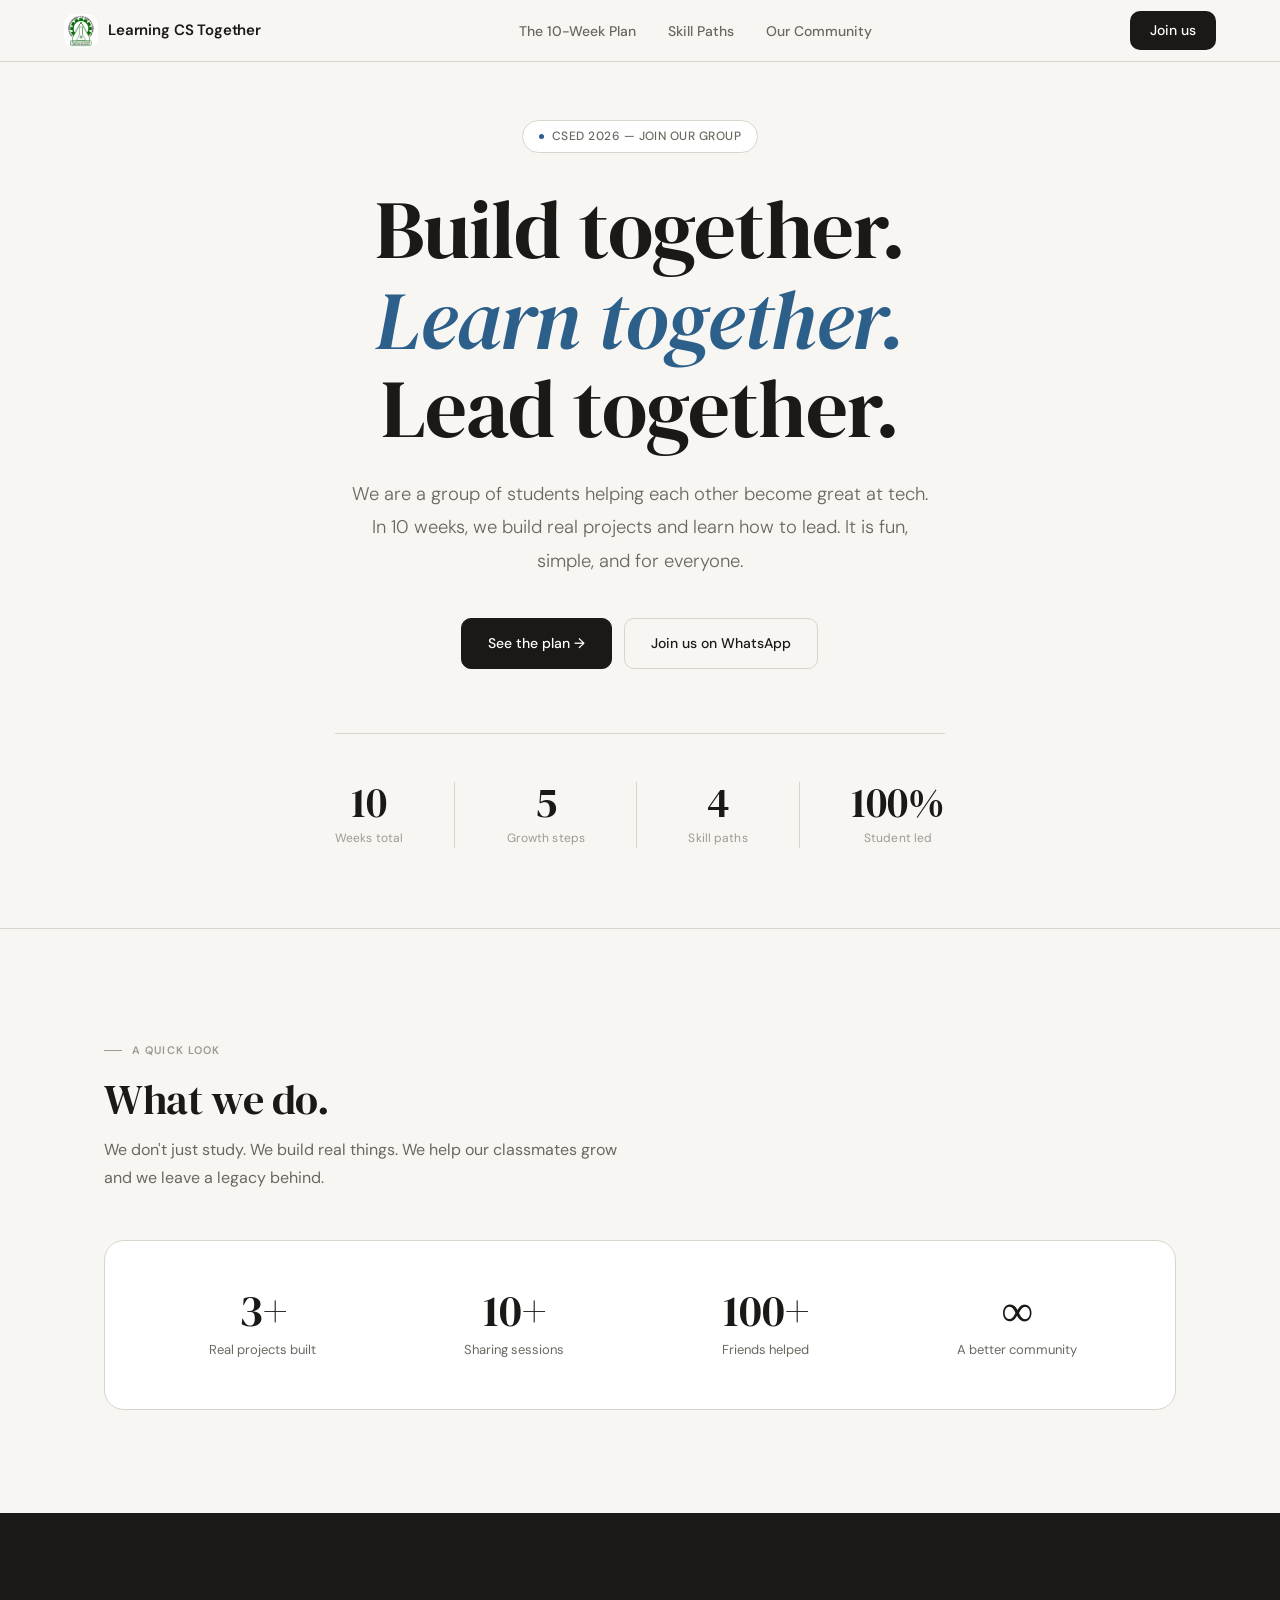
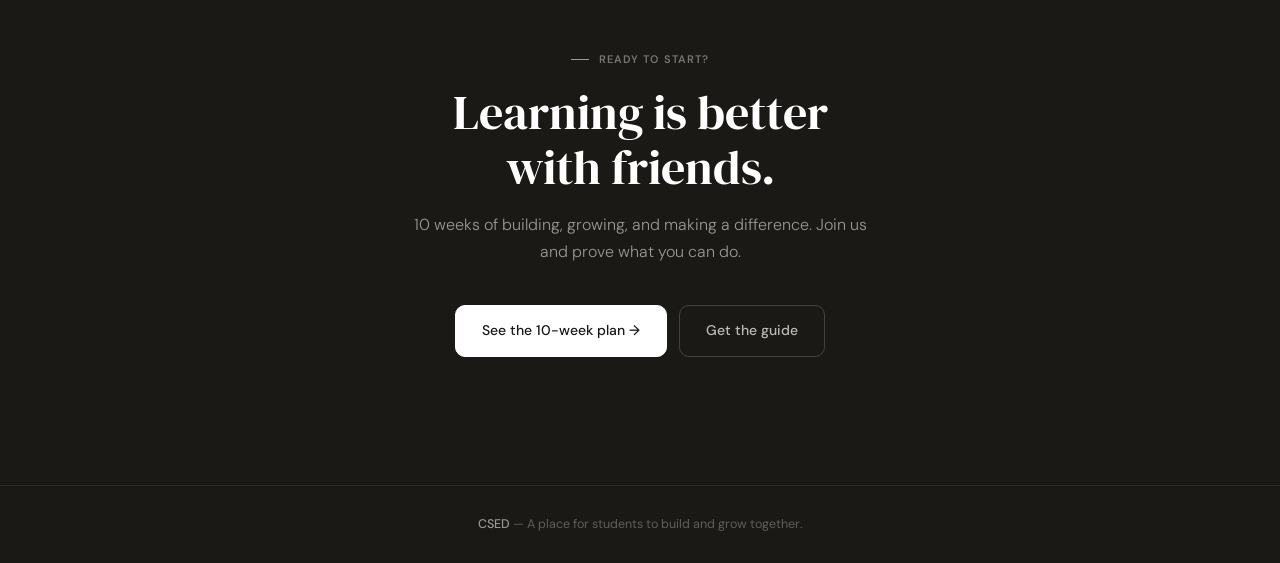
<file: index.html>
<!DOCTYPE html>
<html lang="en">

<head>
  <meta charset="UTF-8" />
  <meta name="viewport" content="width=device-width, initial-scale=1.0" />
  <title>CSED — Welcome</title>
  <link rel="preconnect" href="https://fonts.googleapis.com" />
  <link rel="preconnect" href="https://fonts.gstatic.com" crossorigin />
  <link
    href="https://fonts.googleapis.com/css2?family=DM+Sans:ital,wght@0,300;0,400;0,500;0,600;1,300&family=DM+Serif+Display:ital@0;1&display=swap"
    rel="stylesheet" />
  <link rel="stylesheet" href="style.css" />
</head>

<body>

  <!-- NAV -->
  <nav>
    <a href="index.html" class="nav-logo">
      <img src="public/images/logo.jpg" alt="CSED logo" class="nav-logo-mark" />
      <span class="nav-logo-text">Learning CS Together</span>
    </a>
    <ul class="nav-links">
      <li><a href="program.html">The 10-Week Plan</a></li>
      <li><a href="tracks.html">Skill Paths</a></li>
      <li><a href="community.html">Our Community</a></li>
    </ul>
    <a href="#cta" class="nav-cta">Join us</a>
    <div class="nav-hamburger" id="hamburger" onclick="toggleMenu()">
      <span></span><span></span><span></span>
    </div>
  </nav>

  <!-- MOBILE MENU -->
  <div class="mobile-menu" id="mobileMenu">
    <a href="program.html" onclick="toggleMenu()">The 10-Week Plan</a>
    <a href="tracks.html" onclick="toggleMenu()">Skill Paths</a>
    <a href="community.html" onclick="toggleMenu()">Our Community</a>
    <a href="#cta" onclick="toggleMenu()">Join us</a>
  </div>

  <!-- HERO -->
  <div class="hero">
    <div class="hero-inner">
      <div class="hero-eyebrow">
        <span class="hero-eyebrow-dot"></span>
        CSED 2026 — Join Our Group
      </div>
      <h1>Build together.<br /><em>Learn together.</em><br />Lead together.</h1>
      <p class="hero-sub">We are a group of students helping each other become great at tech. In 10 weeks, we build real
        projects and learn how to lead. It is fun, simple, and for everyone.</p>
      <div class="hero-actions">
        <a href="program.html" class="btn-primary">See the plan →</a>
        <a href="https://wa.me/+2348134209310" class="btn-secondary">Join us on WhatsApp</a>
      </div>
      <div class="hero-stats">
        <div class="hero-stat">
          <div class="num">10</div>
          <div class="lbl">Weeks total</div>
        </div>
        <div class="stat-divider"></div>
        <div class="hero-stat">
          <div class="num">5</div>
          <div class="lbl">Growth steps</div>
        </div>
        <div class="stat-divider"></div>
        <div class="hero-stat">
          <div class="num">4</div>
          <div class="lbl">Skill paths</div>
        </div>
        <div class="stat-divider"></div>
        <div class="hero-stat">
          <div class="num">100%</div>
          <div class="lbl">Student led</div>
        </div>
      </div>
    </div>
  </div>

  <!-- QUICK OVERVIEW -->
  <section id="overview">
    <div class="reveal">
      <div class="section-label">A quick look</div>
      <h2 class="section-title">What we do.</h2>
      <p class="section-desc">We don't just study. We build real things. We help our classmates grow and we leave a
        legacy behind.</p>
    </div>
    <div class="metrics-inner" style="margin-top: 3rem; background: var(--surface); padding: 3rem; border-radius: 20px; border: 1px solid var(--rule);">
      <div style="color: var(--ink);">
        <div class="metric-num" style="color: var(--ink);">3+</div>
        <div class="metric-lbl" style="color: var(--ink-3);">Real projects built</div>
      </div>
      <div style="color: var(--ink);">
        <div class="metric-num" style="color: var(--ink);">10+</div>
        <div class="metric-lbl" style="color: var(--ink-3);">Sharing sessions</div>
      </div>
      <div style="color: var(--ink);">
        <div class="metric-num" style="color: var(--ink);">100+</div>
        <div class="metric-lbl" style="color: var(--ink-3);">Friends helped</div>
      </div>
      <div style="color: var(--ink);">
        <div class="metric-num" style="color: var(--ink);">∞</div>
        <div class="metric-lbl" style="color: var(--ink-3);">A better community</div>
      </div>
    </div>
  </section>

  <!-- CTA -->
  <div class="cta-section" id="cta">
    <div class="cta-inner reveal">
      <div class="section-label" style="justify-content:center;color:rgba(255,255,255,0.4)">Ready to start?</div>
      <h2>Learning is better<br />with friends.</h2>
      <p>10 weeks of building, growing, and making a difference. Join us and prove what you can do.</p>
      <div class="cta-actions">
        <a href="program.html" class="btn-primary-inv">See the 10-week plan →</a>
        <a href="#" class="btn-secondary-inv">Get the guide</a>
      </div>
    </div>
  </div>

  <!-- FOOTER -->
  <footer>
    <strong>CSED</strong> — A place for students to build and grow together.
  </footer>

  <script src="script.js"></script>
</body>

</html>
</file>
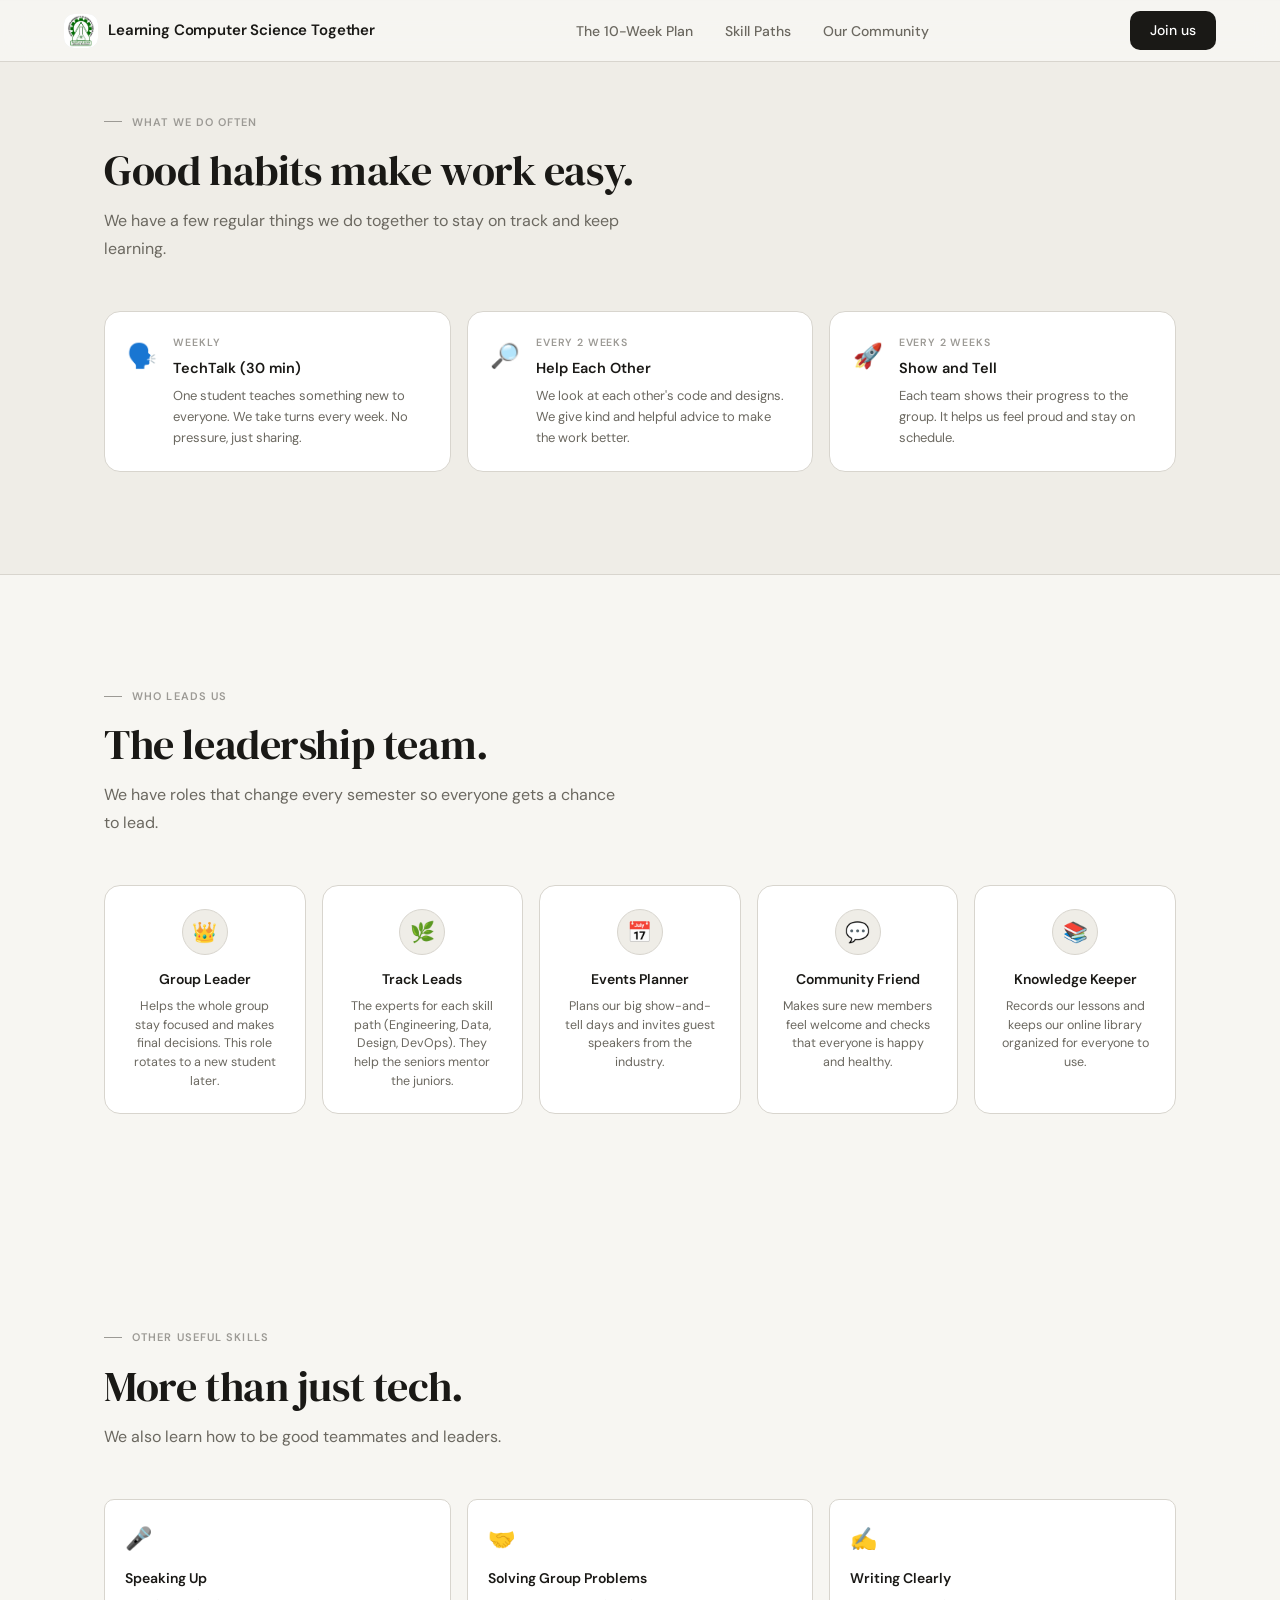
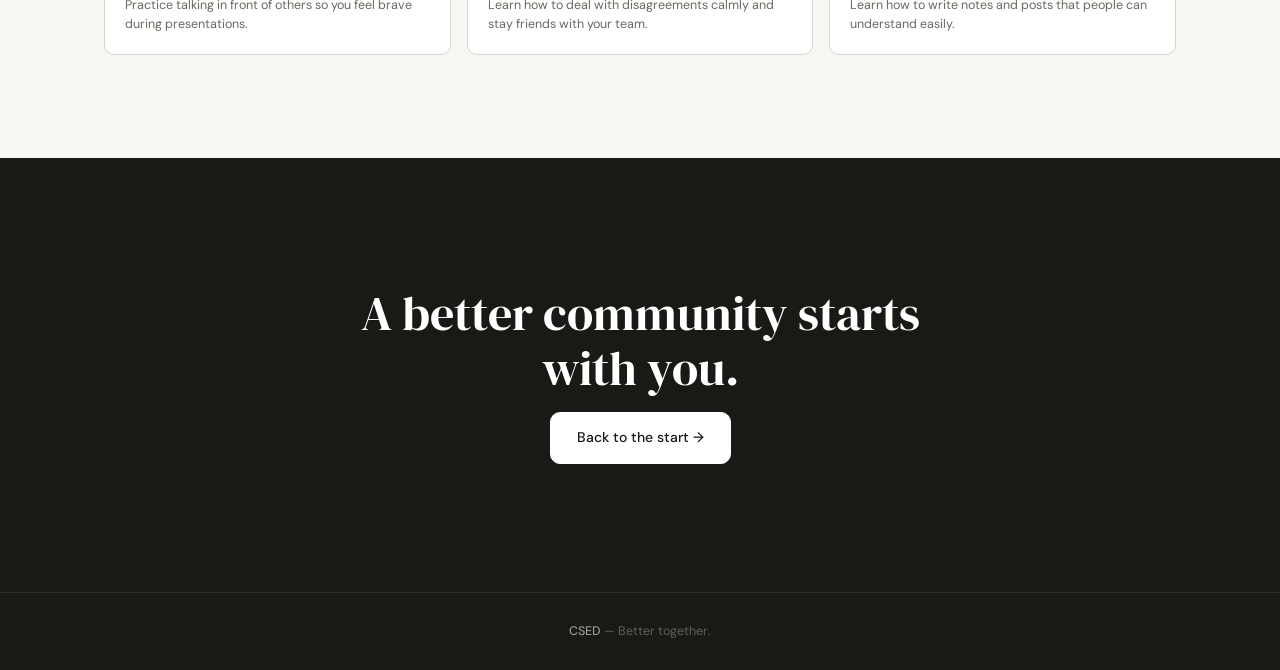
<file: community.html>
<!DOCTYPE html>
<html lang="en">

<head>
  <meta charset="UTF-8" />
  <meta name="viewport" content="width=device-width, initial-scale=1.0" />
  <title>CSED — Our Community</title>
  <link rel="preconnect" href="https://fonts.googleapis.com" />
  <link rel="preconnect" href="https://fonts.gstatic.com" crossorigin />
  <link
    href="https://fonts.googleapis.com/css2?family=DM+Sans:ital,wght@0,300;0,400;0,500;0,600;1,300&family=DM+Serif+Display:ital@0;1&display=swap"
    rel="stylesheet" />
  <link rel="stylesheet" href="style.css" />
</head>

<body>

  <!-- NAV -->
  <nav>
    <a href="index.html" class="nav-logo">
      <img src="public/images/logo.jpg" alt="CSED logo" class="nav-logo-mark" />
      <span class="nav-logo-text">Learning Computer Science Together</span>
    </a>
    <ul class="nav-links">
      <li><a href="program.html">The 10-Week Plan</a></li>
      <li><a href="tracks.html">Skill Paths</a></li>
      <li><a href="community.html" style="color: var(--ink);">Our Community</a></li>
    </ul>
    <a href="#cta" class="nav-cta">Join us</a>
    <div class="nav-hamburger" id="hamburger" onclick="toggleMenu()">
      <span></span><span></span><span></span>
    </div>
  </nav>

  <!-- MOBILE MENU -->
  <div class="mobile-menu" id="mobileMenu">
    <a href="program.html" onclick="toggleMenu()">The 10-Week Plan</a>
    <a href="tracks.html" onclick="toggleMenu()">Skill Paths</a>
    <a href="community.html" onclick="toggleMenu()">Our Community</a>
    <a href="#cta" onclick="toggleMenu()">Join us</a>
  </div>

  <!-- RITUALS -->
  <div class="rituals-bg">
    <section id="rituals">
      <div class="reveal">
        <div class="section-label">What we do often</div>
        <h2 class="section-title">Good habits make work easy.</h2>
        <p class="section-desc">We have a few regular things we do together to stay on track and keep learning.</p>
      </div>
      <div class="rituals-grid reveal">
        <div class="ritual-card">
          <div class="ritual-icon">🗣️</div>
          <div>
            <div class="ritual-freq">Weekly</div>
            <div class="ritual-name">TechTalk (30 min)</div>
            <p class="ritual-desc">One student teaches something new to everyone. We take turns every week. No pressure, just sharing.</p>
          </div>
        </div>
        <div class="ritual-card">
          <div class="ritual-icon">🔎</div>
          <div>
            <div class="ritual-freq">Every 2 Weeks</div>
            <div class="ritual-name">Help Each Other</div>
            <p class="ritual-desc">We look at each other's code and designs. We give kind and helpful advice to make the work better.</p>
          </div>
        </div>
        <div class="ritual-card">
          <div class="ritual-icon">🚀</div>
          <div>
            <div class="ritual-freq">Every 2 Weeks</div>
            <div class="ritual-name">Show and Tell</div>
            <p class="ritual-desc">Each team shows their progress to the group. It helps us feel proud and stay on schedule.</p>
          </div>
        </div>
      </div>
    </section>
  </div>

  <!-- LEADERSHIP -->
  <section id="leadership">
    <div class="reveal">
      <div class="section-label">Who leads us</div>
      <h2 class="section-title">The leadership team.</h2>
      <p class="section-desc">We have roles that change every semester so everyone gets a chance to lead.</p>
    </div>
    <div class="roles-grid reveal">
      <div class="role-card">
        <div class="role-avatar">👑</div>
        <div class="role-name">Group Leader</div>
        <p class="role-desc">Helps the whole group stay focused and makes final decisions. This role rotates to a new student later.</p>
      </div>
      <div class="role-card">
        <div class="role-avatar">🌿</div>
        <div class="role-name">Track Leads</div>
        <p class="role-desc">The experts for each skill path (Engineering, Data, Design, DevOps). They help the seniors mentor the juniors.</p>
      </div>
      <div class="role-card">
        <div class="role-avatar">📅</div>
        <div class="role-name">Events Planner</div>
        <p class="role-desc">Plans our big show-and-tell days and invites guest speakers from the industry.</p>
      </div>
      <div class="role-card">
        <div class="role-avatar">💬</div>
        <div class="role-name">Community Friend</div>
        <p class="role-desc">Makes sure new members feel welcome and checks that everyone is happy and healthy.</p>
      </div>
      <div class="role-card">
        <div class="role-avatar">📚</div>
        <div class="role-name">Knowledge Keeper</div>
        <p class="role-desc">Records our lessons and keeps our online library organized for everyone to use.</p>
      </div>
    </div>
  </section>

  <!-- SOFT SKILLS -->
  <section id="skills">
    <div class="reveal">
      <div class="section-label">Other useful skills</div>
      <h2 class="section-title">More than just tech.</h2>
      <p class="section-desc">We also learn how to be good teammates and leaders.</p>
    </div>
    <div class="soft-grid reveal">
      <div class="soft-card">
        <div class="soft-icon">🎤</div>
        <div class="soft-name">Speaking Up</div>
        <p class="soft-desc">Practice talking in front of others so you feel brave during presentations.</p>
      </div>
      <div class="soft-card">
        <div class="soft-icon">🤝</div>
        <div class="soft-name">Solving Group Problems</div>
        <p class="soft-desc">Learn how to deal with disagreements calmly and stay friends with your team.</p>
      </div>
      <div class="soft-card">
        <div class="soft-icon">✍️</div>
        <div class="soft-name">Writing Clearly</div>
        <p class="soft-desc">Learn how to write notes and posts that people can understand easily.</p>
      </div>
    </div>
  </section>

  <!-- CTA -->
  <div class="cta-section" id="cta">
    <div class="cta-inner reveal">
      <h2>A better community starts with you.</h2>
      <a href="index.html" class="btn-primary-inv">Back to the start →</a>
    </div>
  </div>

  <footer>
    <strong>CSED</strong> — Better together.
  </footer>

  <script src="script.js"></script>
</body>

</html>
</file>
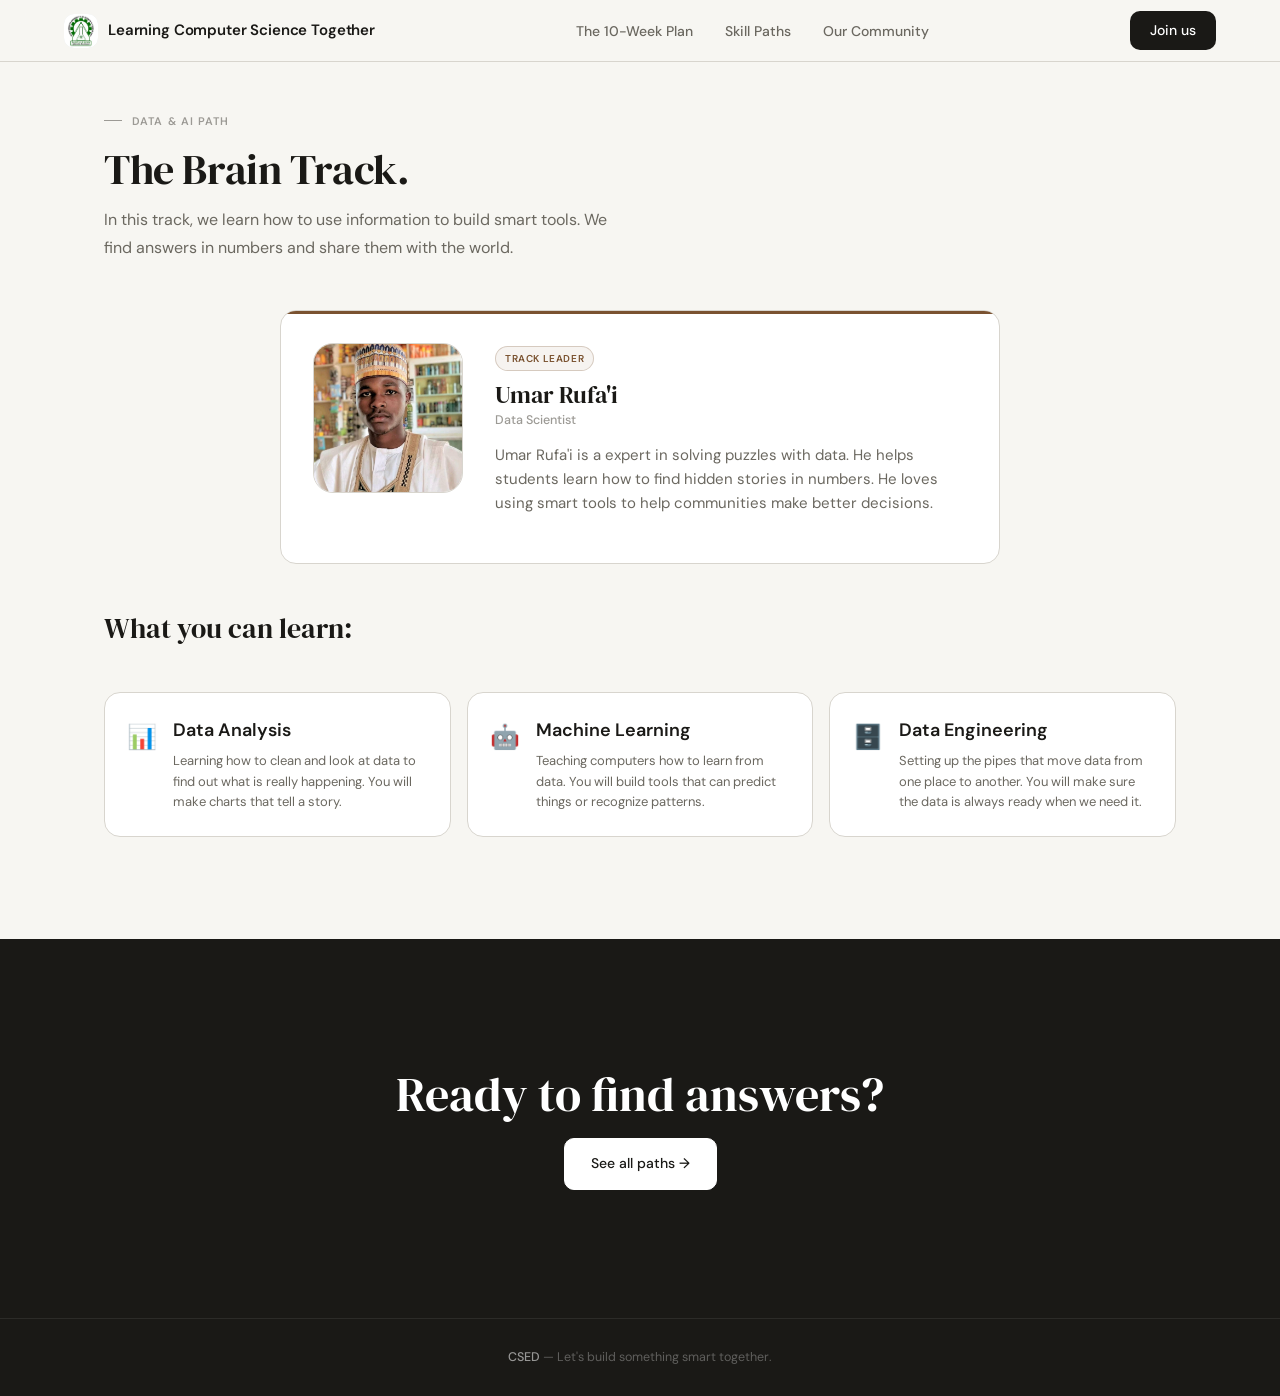
<file: data.html>
<!DOCTYPE html>
<html lang="en">

<head>
  <meta charset="UTF-8" />
  <meta name="viewport" content="width=device-width, initial-scale=1.0" />
  <title>CSED — Data & AI Path</title>
  <link rel="preconnect" href="https://fonts.googleapis.com" />
  <link rel="preconnect" href="https://fonts.gstatic.com" crossorigin />
  <link
    href="https://fonts.googleapis.com/css2?family=DM+Sans:ital,wght@0,300;0,400;0,500;0,600;1,300&family=DM+Serif+Display:ital@0;1&display=swap"
    rel="stylesheet" />
  <link rel="stylesheet" href="style.css" />
</head>

<body>

  <!-- NAV -->
  <nav>
    <a href="index.html" class="nav-logo">
      <img src="public/images/logo.jpg" alt="CSED logo" class="nav-logo-mark" />
      <span class="nav-logo-text">Learning Computer Science Together</span>
    </a>
    <ul class="nav-links">
      <li><a href="program.html">The 10-Week Plan</a></li>
      <li><a href="tracks.html">Skill Paths</a></li>
      <li><a href="community.html">Our Community</a></li>
    </ul>
    <a href="#cta" class="nav-cta">Join us</a>
    <div class="nav-hamburger" id="hamburger" onclick="toggleMenu()">
      <span></span><span></span><span></span>
    </div>
  </nav>

  <div class="mobile-menu" id="mobileMenu">
    <a href="program.html" onclick="toggleMenu()">The 10-Week Plan</a>
    <a href="tracks.html" onclick="toggleMenu()">Skill Paths</a>
    <a href="community.html" onclick="toggleMenu()">Our Community</a>
    <a href="#cta" onclick="toggleMenu()">Join us</a>
  </div>

  <section>
    <div class="reveal">
      <div class="section-label">Data & AI Path</div>
      <h2 class="section-title">The Brain Track.</h2>
      <p class="section-desc">In this track, we learn how to use information to build smart tools. We find answers in numbers and share them with the world.</p>
    </div>

    <!-- TRACK LEAD -->
    <div class="leader-card leader-detail lc-warm reveal">
      <div>
        <img src="public/images/Umar Rufa'i.jpg" alt="Umar Rufa'i" class="leader-detail-img">
      </div>
      <div>
        <span class="leader-track-badge ltb-warm">Track Leader</span>
        <h3 class="leader-name" style="font-size: 24px;">Umar Rufa'i</h3>
        <p class="leader-role">Data Scientist</p>
        <p class="leader-bio" style="font-size: 15px; line-height: 1.6;">Umar Rufa'i is a expert in solving puzzles with data. He helps students learn how to find hidden stories in numbers. He loves using smart tools to help communities make better decisions.</p>
      </div>
    </div>

    <!-- NESTED TRACKS -->
    <div class="reveal">
      <h3 style="font-family: 'DM Serif Display', serif; font-size: 28px; margin-bottom: 2rem;">What you can learn:</h3>
      <div class="rituals-grid">
        <div class="ritual-card">
          <div class="ritual-icon">📊</div>
          <div>
            <div class="ritual-name" style="font-size: 18px;">Data Analysis</div>
            <p class="ritual-desc">Learning how to clean and look at data to find out what is really happening. You will make charts that tell a story.</p>
          </div>
        </div>
        <div class="ritual-card">
          <div class="ritual-icon">🤖</div>
          <div>
            <div class="ritual-name" style="font-size: 18px;">Machine Learning</div>
            <p class="ritual-desc">Teaching computers how to learn from data. You will build tools that can predict things or recognize patterns.</p>
          </div>
        </div>
        <div class="ritual-card">
          <div class="ritual-icon">🗄️</div>
          <div>
            <div class="ritual-name" style="font-size: 18px;">Data Engineering</div>
            <p class="ritual-desc">Setting up the pipes that move data from one place to another. You will make sure the data is always ready when we need it.</p>
          </div>
        </div>
      </div>
    </div>
  </section>

  <div class="cta-section" id="cta">
    <div class="cta-inner reveal">
      <h2>Ready to find answers?</h2>
      <a href="tracks.html" class="btn-primary-inv">See all paths →</a>
    </div>
  </div>

  <footer>
    <strong>CSED</strong> — Let's build something smart together.
  </footer>

  <script src="script.js"></script>
</body>

</html>
</file>
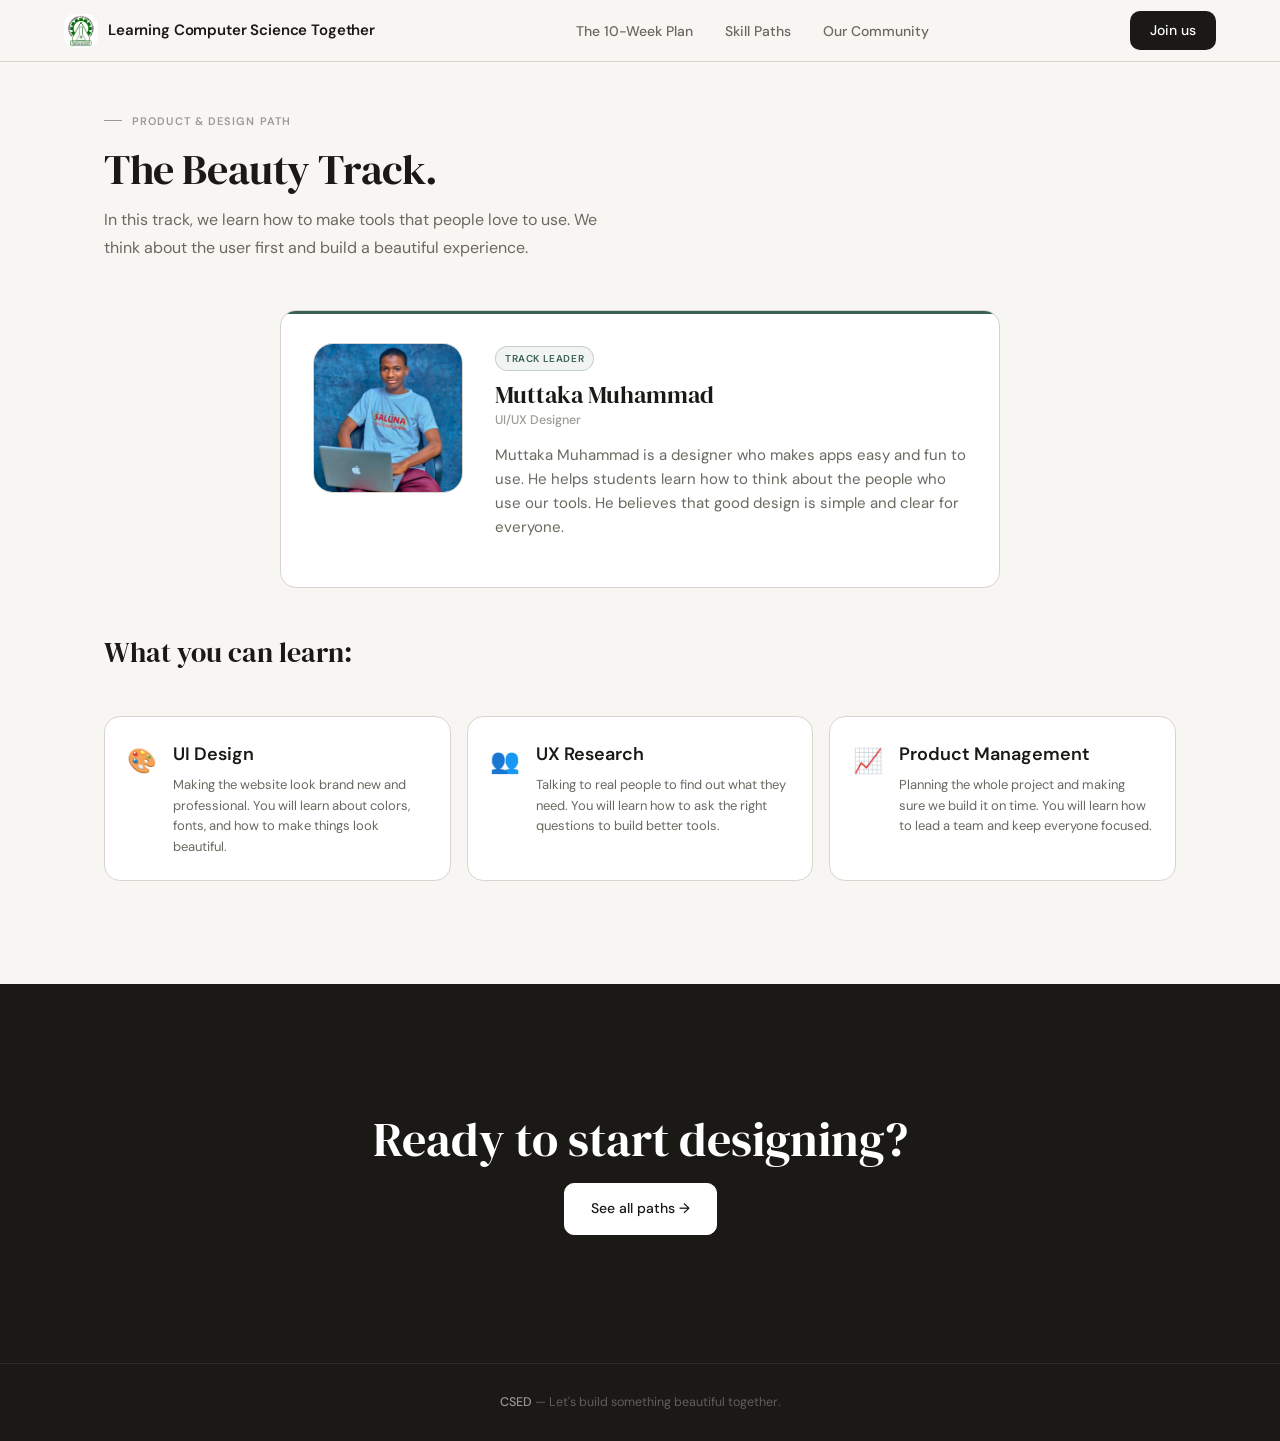
<file: design.html>
<!DOCTYPE html>
<html lang="en">

<head>
  <meta charset="UTF-8" />
  <meta name="viewport" content="width=device-width, initial-scale=1.0" />
  <title>CSED — Product & Design Path</title>
  <link rel="preconnect" href="https://fonts.googleapis.com" />
  <link rel="preconnect" href="https://fonts.gstatic.com" crossorigin />
  <link
    href="https://fonts.googleapis.com/css2?family=DM+Sans:ital,wght@0,300;0,400;0,500;0,600;1,300&family=DM+Serif+Display:ital@0;1&display=swap"
    rel="stylesheet" />
  <link rel="stylesheet" href="style.css" />
</head>

<body>

  <!-- NAV -->
  <nav>
    <a href="index.html" class="nav-logo">
      <img src="public/images/logo.jpg" alt="CSED logo" class="nav-logo-mark" />
      <span class="nav-logo-text">Learning Computer Science Together</span>
    </a>
    <ul class="nav-links">
      <li><a href="program.html">The 10-Week Plan</a></li>
      <li><a href="tracks.html">Skill Paths</a></li>
      <li><a href="community.html">Our Community</a></li>
    </ul>
    <a href="#cta" class="nav-cta">Join us</a>
    <div class="nav-hamburger" id="hamburger" onclick="toggleMenu()">
      <span></span><span></span><span></span>
    </div>
  </nav>

  <div class="mobile-menu" id="mobileMenu">
    <a href="program.html" onclick="toggleMenu()">The 10-Week Plan</a>
    <a href="tracks.html" onclick="toggleMenu()">Skill Paths</a>
    <a href="community.html" onclick="toggleMenu()">Our Community</a>
    <a href="#cta" onclick="toggleMenu()">Join us</a>
  </div>

  <section>
    <div class="reveal">
      <div class="section-label">Product & Design Path</div>
      <h2 class="section-title">The Beauty Track.</h2>
      <p class="section-desc">In this track, we learn how to make tools that people love to use. We think about the user first and build a beautiful experience.</p>
    </div>

    <!-- TRACK LEAD -->
    <div class="leader-card leader-detail lc-sage reveal">
      <div>
        <img src="public/images/Muttaka Muhammad.jpg" alt="Muttaka Muhammad" class="leader-detail-img">
      </div>
      <div>
        <span class="leader-track-badge ltb-sage">Track Leader</span>
        <h3 class="leader-name" style="font-size: 24px;">Muttaka Muhammad</h3>
        <p class="leader-role">UI/UX Designer</p>
        <p class="leader-bio" style="font-size: 15px; line-height: 1.6;">Muttaka Muhammad is a designer who makes apps easy and fun to use. He helps students learn how to think about the people who use our tools. He believes that good design is simple and clear for everyone.</p>
      </div>
    </div>

    <!-- NESTED TRACKS -->
    <div class="reveal">
      <h3 style="font-family: 'DM Serif Display', serif; font-size: 28px; margin-bottom: 2rem;">What you can learn:</h3>
      <div class="rituals-grid">
        <div class="ritual-card">
          <div class="ritual-icon">🎨</div>
          <div>
            <div class="ritual-name" style="font-size: 18px;">UI Design</div>
            <p class="ritual-desc">Making the website look brand new and professional. You will learn about colors, fonts, and how to make things look beautiful.</p>
          </div>
        </div>
        <div class="ritual-card">
          <div class="ritual-icon">👥</div>
          <div>
            <div class="ritual-name" style="font-size: 18px;">UX Research</div>
            <p class="ritual-desc">Talking to real people to find out what they need. You will learn how to ask the right questions to build better tools.</p>
          </div>
        </div>
        <div class="ritual-card">
          <div class="ritual-icon">📈</div>
          <div>
            <div class="ritual-name" style="font-size: 18px;">Product Management</div>
            <p class="ritual-desc">Planning the whole project and making sure we build it on time. You will learn how to lead a team and keep everyone focused.</p>
          </div>
        </div>
      </div>
    </div>
  </section>

  <div class="cta-section" id="cta">
    <div class="cta-inner reveal">
      <h2>Ready to start designing?</h2>
      <a href="tracks.html" class="btn-primary-inv">See all paths →</a>
    </div>
  </div>

  <footer>
    <strong>CSED</strong> — Let's build something beautiful together.
  </footer>

  <script src="script.js"></script>
</body>

</html>
</file>
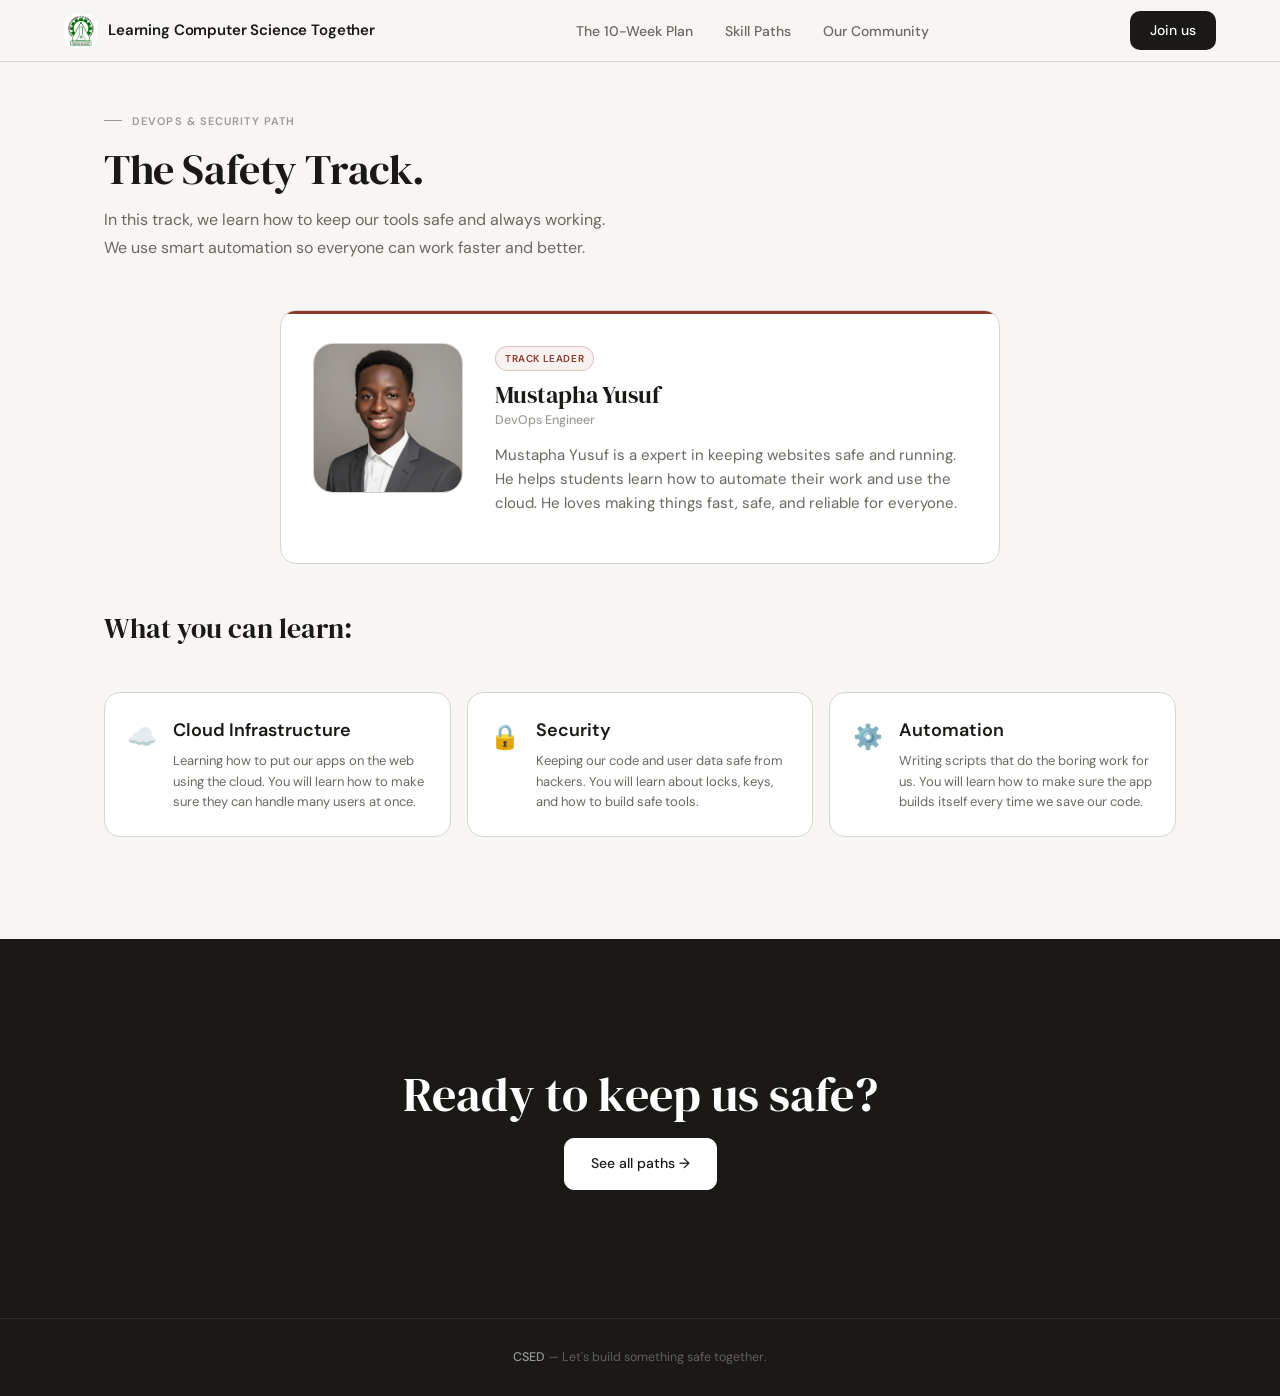
<file: devops.html>
<!DOCTYPE html>
<html lang="en">

<head>
  <meta charset="UTF-8" />
  <meta name="viewport" content="width=device-width, initial-scale=1.0" />
  <title>CSED — DevOps & Security Path</title>
  <link rel="preconnect" href="https://fonts.googleapis.com" />
  <link rel="preconnect" href="https://fonts.gstatic.com" crossorigin />
  <link
    href="https://fonts.googleapis.com/css2?family=DM+Sans:ital,wght@0,300;0,400;0,500;0,600;1,300&family=DM+Serif+Display:ital@0;1&display=swap"
    rel="stylesheet" />
  <link rel="stylesheet" href="style.css" />
</head>

<body>

  <!-- NAV -->
  <nav>
    <a href="index.html" class="nav-logo">
      <img src="public/images/logo.jpg" alt="CSED logo" class="nav-logo-mark" />
      <span class="nav-logo-text">Learning Computer Science Together</span>
    </a>
    <ul class="nav-links">
      <li><a href="program.html">The 10-Week Plan</a></li>
      <li><a href="tracks.html">Skill Paths</a></li>
      <li><a href="community.html">Our Community</a></li>
    </ul>
    <a href="#cta" class="nav-cta">Join us</a>
    <div class="nav-hamburger" id="hamburger" onclick="toggleMenu()">
      <span></span><span></span><span></span>
    </div>
  </nav>

  <div class="mobile-menu" id="mobileMenu">
    <a href="program.html" onclick="toggleMenu()">The 10-Week Plan</a>
    <a href="tracks.html" onclick="toggleMenu()">Skill Paths</a>
    <a href="community.html" onclick="toggleMenu()">Our Community</a>
    <a href="#cta" onclick="toggleMenu()">Join us</a>
  </div>

  <section>
    <div class="reveal">
      <div class="section-label">DevOps & Security Path</div>
      <h2 class="section-title">The Safety Track.</h2>
      <p class="section-desc">In this track, we learn how to keep our tools safe and always working. We use smart automation so everyone can work faster and better.</p>
    </div>

    <!-- TRACK LEAD -->
    <div class="leader-card leader-detail lc-rust reveal">
      <div>
        <img src="public/images/Mustapha Yusuf.jpg" alt="Mustapha Yusuf" class="leader-detail-img">
      </div>
      <div>
        <span class="leader-track-badge ltb-rust">Track Leader</span>
        <h3 class="leader-name" style="font-size: 24px;">Mustapha Yusuf</h3>
        <p class="leader-role">DevOps Engineer</p>
        <p class="leader-bio" style="font-size: 15px; line-height: 1.6;">Mustapha Yusuf is a expert in keeping websites safe and running. He helps students learn how to automate their work and use the cloud. He loves making things fast, safe, and reliable for everyone.</p>
      </div>
    </div>

    <!-- NESTED TRACKS -->
    <div class="reveal">
      <h3 style="font-family: 'DM Serif Display', serif; font-size: 28px; margin-bottom: 2rem;">What you can learn:</h3>
      <div class="rituals-grid">
        <div class="ritual-card">
          <div class="ritual-icon">☁️</div>
          <div>
            <div class="ritual-name" style="font-size: 18px;">Cloud Infrastructure</div>
            <p class="ritual-desc">Learning how to put our apps on the web using the cloud. You will learn how to make sure they can handle many users at once.</p>
          </div>
        </div>
        <div class="ritual-card">
          <div class="ritual-icon">🔒</div>
          <div>
            <div class="ritual-name" style="font-size: 18px;">Security</div>
            <p class="ritual-desc">Keeping our code and user data safe from hackers. You will learn about locks, keys, and how to build safe tools.</p>
          </div>
        </div>
        <div class="ritual-card">
          <div class="ritual-icon">⚙️</div>
          <div>
            <div class="ritual-name" style="font-size: 18px;">Automation</div>
            <p class="ritual-desc">Writing scripts that do the boring work for us. You will learn how to make sure the app builds itself every time we save our code.</p>
          </div>
        </div>
      </div>
    </div>
  </section>

  <div class="cta-section" id="cta">
    <div class="cta-inner reveal">
      <h2>Ready to keep us safe?</h2>
      <a href="tracks.html" class="btn-primary-inv">See all paths →</a>
    </div>
  </div>

  <footer>
    <strong>CSED</strong> — Let's build something safe together.
  </footer>

  <script src="script.js"></script>
</body>

</html>
</file>
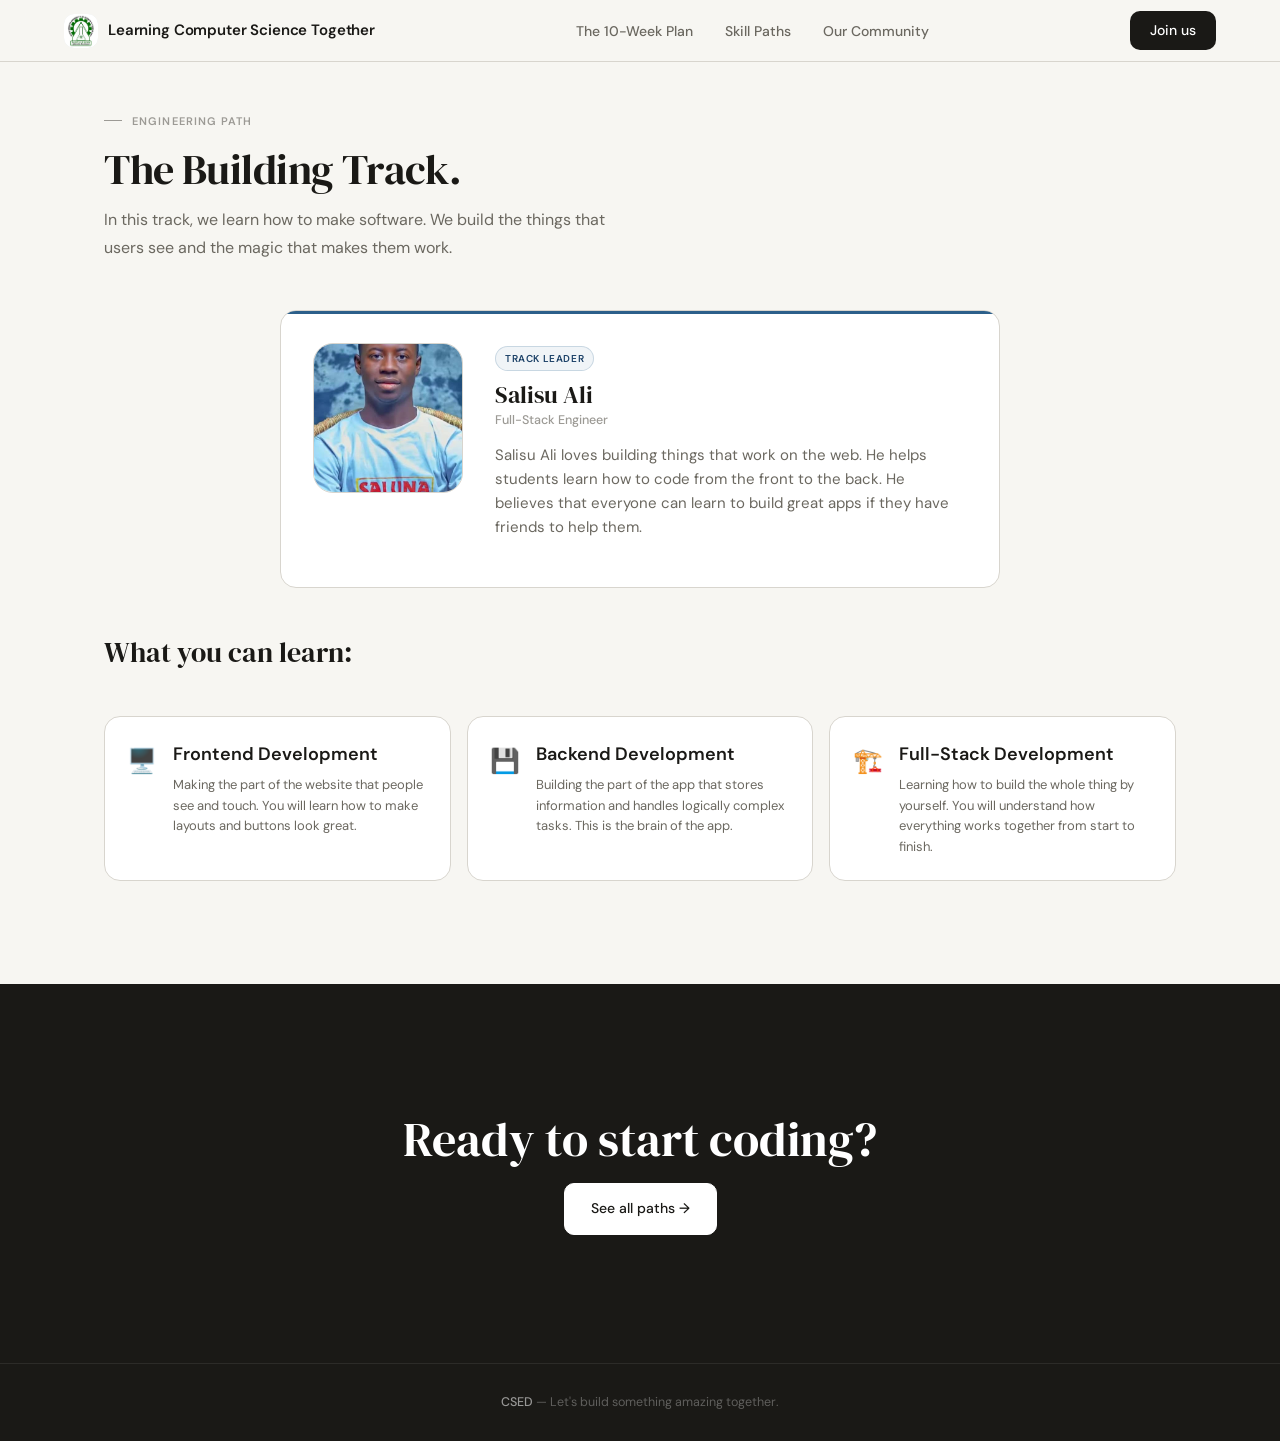
<file: engineering.html>
<!DOCTYPE html>
<html lang="en">

<head>
  <meta charset="UTF-8" />
  <meta name="viewport" content="width=device-width, initial-scale=1.0" />
  <title>CSED — Engineering Path</title>
  <link rel="preconnect" href="https://fonts.googleapis.com" />
  <link rel="preconnect" href="https://fonts.gstatic.com" crossorigin />
  <link
    href="https://fonts.googleapis.com/css2?family=DM+Sans:ital,wght@0,300;0,400;0,500;0,600;1,300&family=DM+Serif+Display:ital@0;1&display=swap"
    rel="stylesheet" />
  <link rel="stylesheet" href="style.css" />
</head>

<body>

  <!-- NAV -->
  <nav>
    <a href="index.html" class="nav-logo">
      <img src="public/images/logo.jpg" alt="CSED logo" class="nav-logo-mark" />
      <span class="nav-logo-text">Learning Computer Science Together</span>
    </a>
    <ul class="nav-links">
      <li><a href="program.html">The 10-Week Plan</a></li>
      <li><a href="tracks.html">Skill Paths</a></li>
      <li><a href="community.html">Our Community</a></li>
    </ul>
    <a href="#cta" class="nav-cta">Join us</a>
    <div class="nav-hamburger" id="hamburger" onclick="toggleMenu()">
      <span></span><span></span><span></span>
    </div>
  </nav>

  <div class="mobile-menu" id="mobileMenu">
    <a href="program.html" onclick="toggleMenu()">The 10-Week Plan</a>
    <a href="tracks.html" onclick="toggleMenu()">Skill Paths</a>
    <a href="community.html" onclick="toggleMenu()">Our Community</a>
    <a href="#cta" onclick="toggleMenu()">Join us</a>
  </div>

  <section>
    <div class="reveal">
      <div class="section-label">Engineering Path</div>
      <h2 class="section-title">The Building Track.</h2>
      <p class="section-desc">In this track, we learn how to make software. We build the things that users see and the magic that makes them work.</p>
    </div>

    <!-- TRACK LEAD -->
    <div class="leader-card leader-detail lc-blue reveal">
      <div>
        <img src="public/images/Salisu Ali.jpg" alt="Salisu Ali" class="leader-detail-img">
      </div>
      <div>
        <span class="leader-track-badge ltb-blue">Track Leader</span>
        <h3 class="leader-name" style="font-size: 24px;">Salisu Ali</h3>
        <p class="leader-role">Full-Stack Engineer</p>
        <p class="leader-bio" style="font-size: 15px; line-height: 1.6;">Salisu Ali loves building things that work on the web. He helps students learn how to code from the front to the back. He believes that everyone can learn to build great apps if they have friends to help them.</p>
      </div>
    </div>

    <!-- NESTED TRACKS -->
    <div class="reveal">
      <h3 style="font-family: 'DM Serif Display', serif; font-size: 28px; margin-bottom: 2rem;">What you can learn:</h3>
      <div class="rituals-grid">
        <div class="ritual-card">
          <div class="ritual-icon">🖥️</div>
          <div>
            <div class="ritual-name" style="font-size: 18px;">Frontend Development</div>
            <p class="ritual-desc">Making the part of the website that people see and touch. You will learn how to make layouts and buttons look great.</p>
          </div>
        </div>
        <div class="ritual-card">
          <div class="ritual-icon">💾</div>
          <div>
            <div class="ritual-name" style="font-size: 18px;">Backend Development</div>
            <p class="ritual-desc">Building the part of the app that stores information and handles logically complex tasks. This is the brain of the app.</p>
          </div>
        </div>
        <div class="ritual-card">
          <div class="ritual-icon">🏗️</div>
          <div>
            <div class="ritual-name" style="font-size: 18px;">Full-Stack Development</div>
            <p class="ritual-desc">Learning how to build the whole thing by yourself. You will understand how everything works together from start to finish.</p>
          </div>
        </div>
      </div>
    </div>
  </section>

  <div class="cta-section" id="cta">
    <div class="cta-inner reveal">
      <h2>Ready to start coding?</h2>
      <a href="tracks.html" class="btn-primary-inv">See all paths →</a>
    </div>
  </div>

  <footer>
    <strong>CSED</strong> — Let's build something amazing together.
  </footer>

  <script src="script.js"></script>
</body>

</html>
</file>
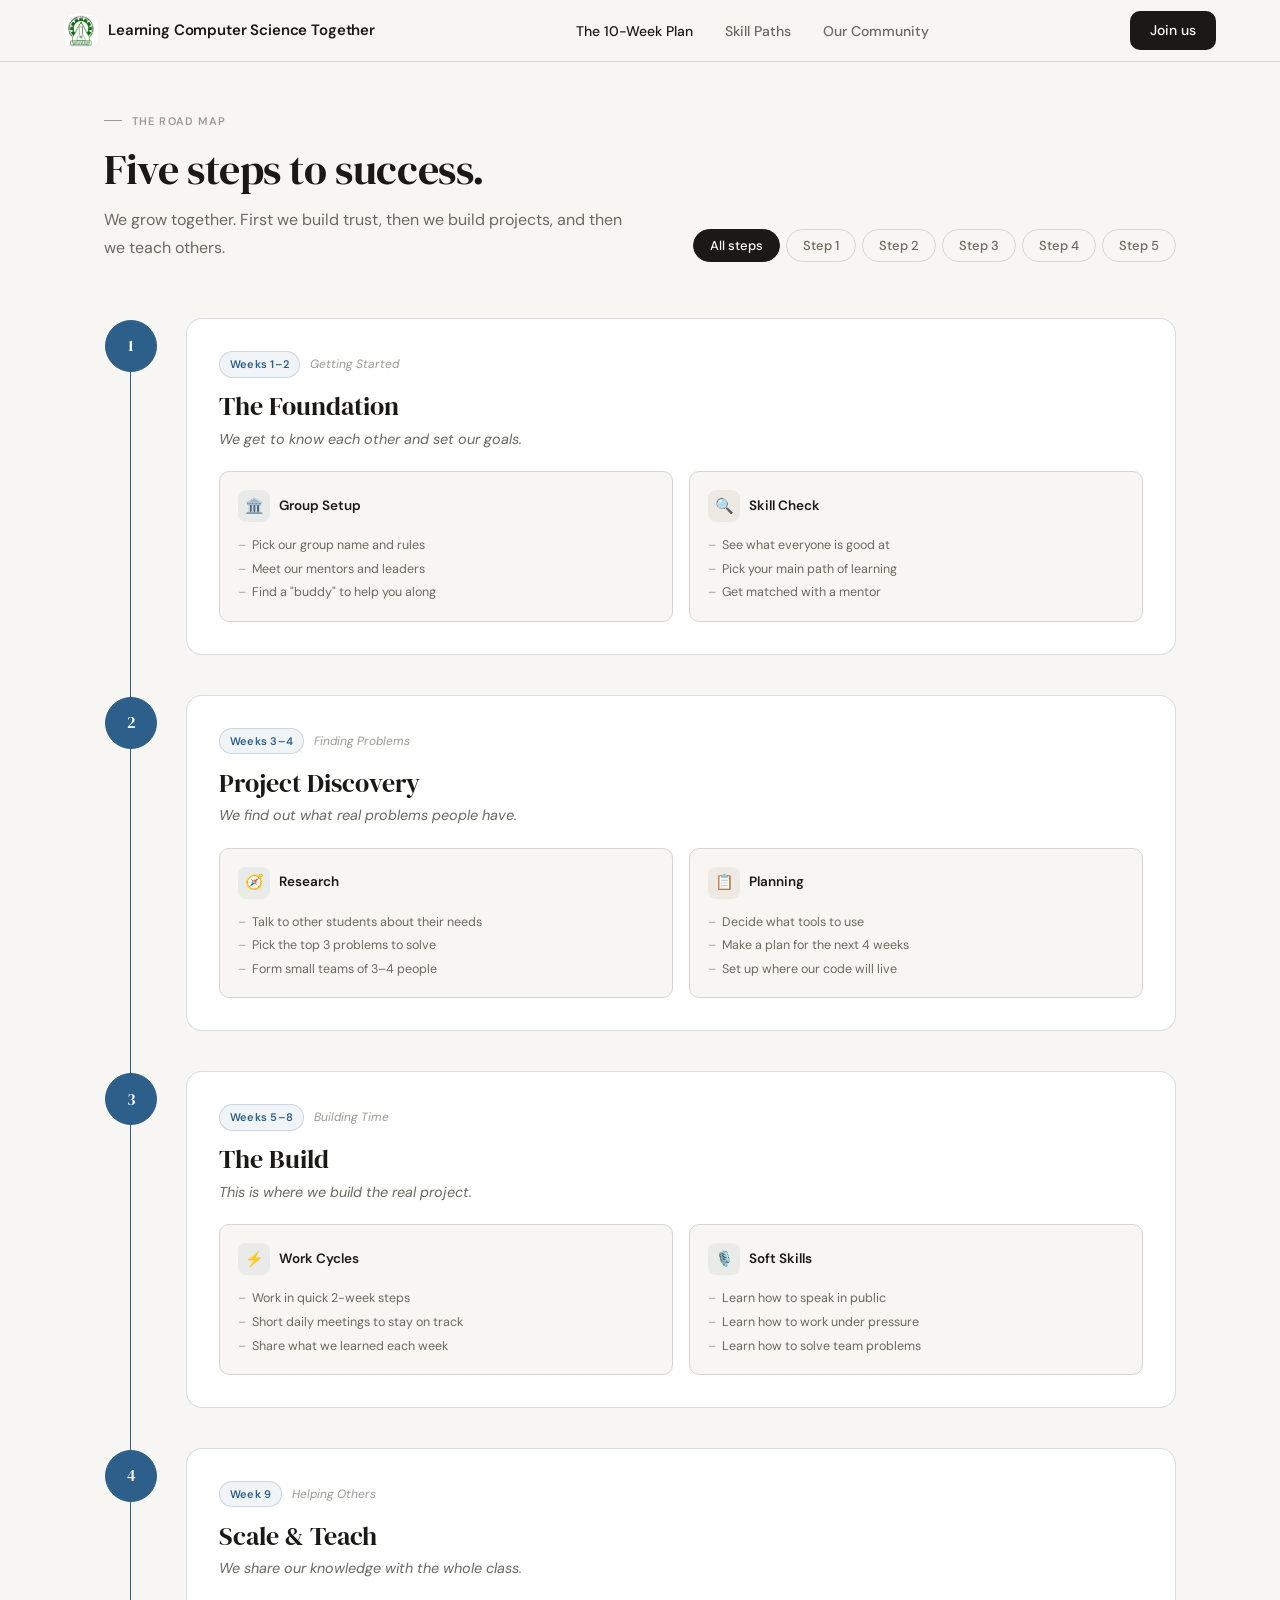
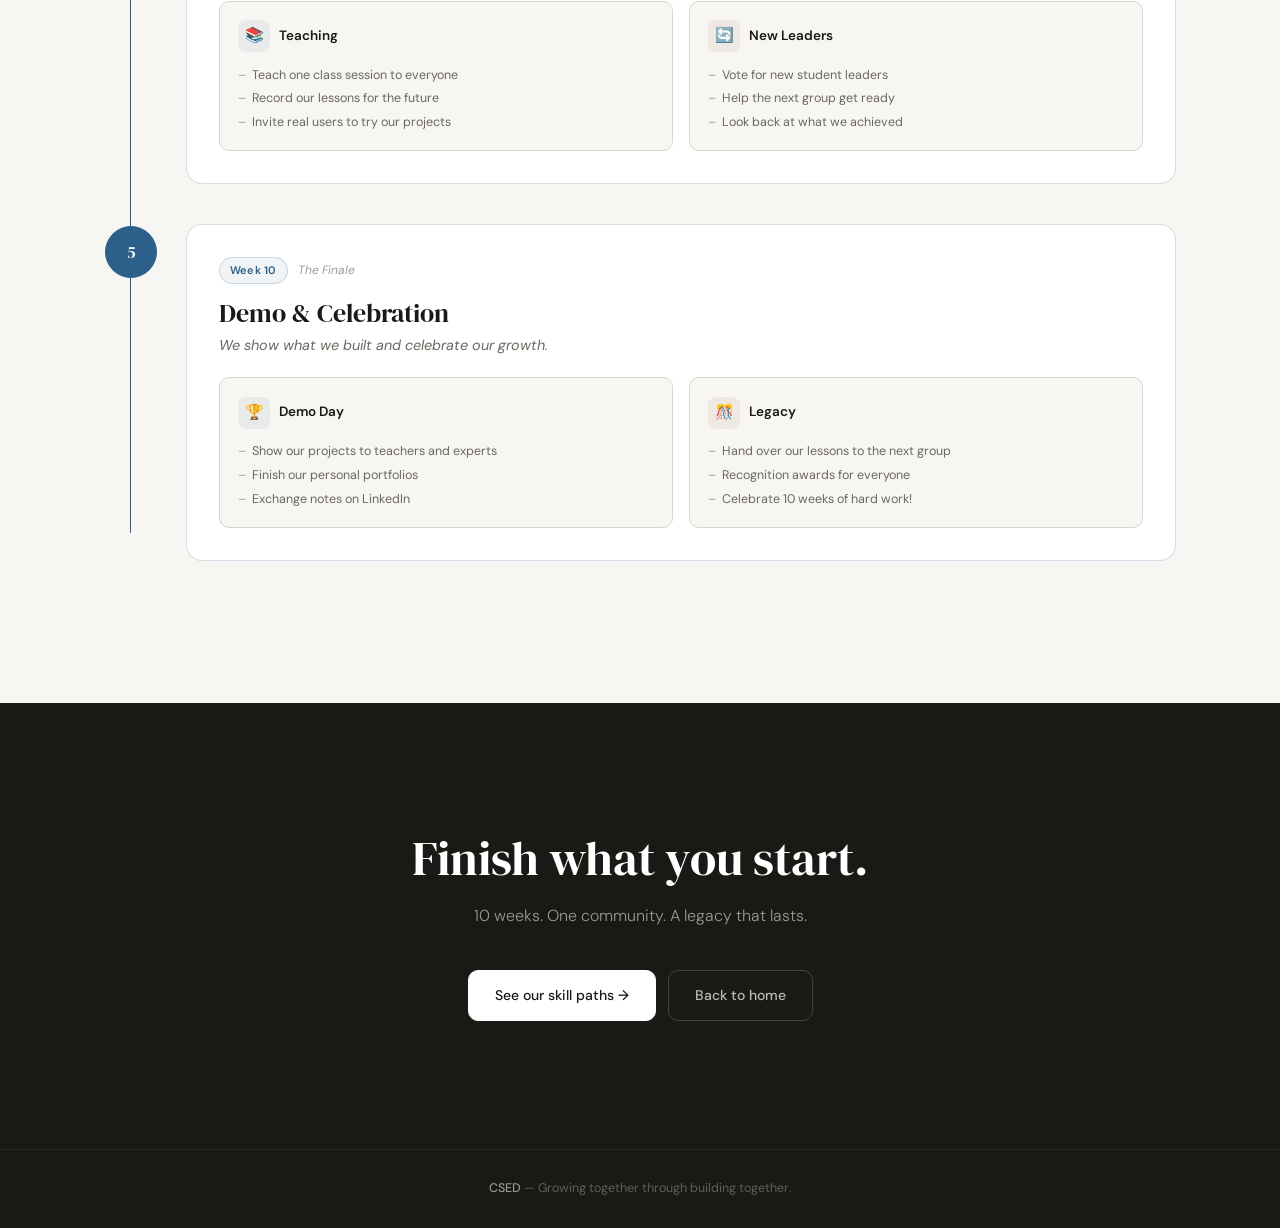
<file: program.html>
<!DOCTYPE html>
<html lang="en">

<head>
  <meta charset="UTF-8" />
  <meta name="viewport" content="width=device-width, initial-scale=1.0" />
  <title>CSED — The 10-Week Plan</title>
  <link rel="preconnect" href="https://fonts.googleapis.com" />
  <link rel="preconnect" href="https://fonts.gstatic.com" crossorigin />
  <link
    href="https://fonts.googleapis.com/css2?family=DM+Sans:ital,wght@0,300;0,400;0,500;0,600;1,300&family=DM+Serif+Display:ital@0;1&display=swap"
    rel="stylesheet" />
  <link rel="stylesheet" href="style.css" />
</head>

<body>

  <!-- NAV -->
  <nav>
    <a href="index.html" class="nav-logo">
      <img src="public/images/logo.jpg" alt="CSED logo" class="nav-logo-mark" />
      <span class="nav-logo-text">Learning Computer Science Together</span>
    </a>
    <ul class="nav-links">
      <li><a href="program.html" style="color: var(--ink);">The 10-Week Plan</a></li>
      <li><a href="tracks.html">Skill Paths</a></li>
      <li><a href="community.html">Our Community</a></li>
    </ul>
    <a href="#cta" class="nav-cta">Join us</a>
    <div class="nav-hamburger" id="hamburger" onclick="toggleMenu()">
      <span></span><span></span><span></span>
    </div>
  </nav>

  <!-- MOBILE MENU -->
  <div class="mobile-menu" id="mobileMenu">
    <a href="program.html" onclick="toggleMenu()">The 10-Week Plan</a>
    <a href="tracks.html" onclick="toggleMenu()">Skill Paths</a>
    <a href="community.html" onclick="toggleMenu()">Our Community</a>
    <a href="#cta" onclick="toggleMenu()">Join us</a>
  </div>

  <section id="phases">
    <div class="reveal">
      <div class="phases-header">
        <div>
          <div class="section-label">The Road Map</div>
          <h2 class="section-title">Five steps to success.</h2>
          <p class="section-desc">We grow together. First we build trust, then we build projects, and then we teach
            others.</p>
        </div>
        <div class="phase-tabs">
          <button class="phase-tab active" onclick="filterPhase('all')">All steps</button>
          <button class="phase-tab" onclick="filterPhase(0)">Step 1</button>
          <button class="phase-tab" onclick="filterPhase(1)">Step 2</button>
          <button class="phase-tab" onclick="filterPhase(2)">Step 3</button>
          <button class="phase-tab" onclick="filterPhase(3)">Step 4</button>
          <button class="phase-tab" onclick="filterPhase(4)">Step 5</button>
        </div>
      </div>
    </div>

    <div class="timeline reveal">
      <div class="timeline-spine">
        <div class="timeline-spine-fill" id="spineFill"></div>
      </div>

      <!-- PHASE 1 -->
      <div class="phase-block active" data-phase="0">
        <div class="phase-node">
          <div class="phase-dot">1</div>
        </div>
        <div class="phase-content">
          <div class="phase-meta">
            <span class="phase-week-badge">Weeks 1–2</span>
            <span class="phase-theme">Getting Started</span>
          </div>
          <h3 class="phase-name">The Foundation</h3>
          <p class="phase-tagline">We get to know each other and set our goals.</p>
          <div class="pillars-grid">
            <div class="pillar">
              <div class="pillar-header">
                <div class="pillar-icon" style="background:var(--accent-bg)">🏛️</div>
                <div class="pillar-title">Group Setup</div>
              </div>
              <ul class="pillar-list">
                <li>Pick our group name and rules</li>
                <li>Meet our mentors and leaders</li>
                <li>Find a "buddy" to help you along</li>
              </ul>
            </div>
            <div class="pillar">
              <div class="pillar-header">
                <div class="pillar-icon" style="background:var(--warm-bg)">🔍</div>
                <div class="pillar-title">Skill Check</div>
              </div>
              <ul class="pillar-list">
                <li>See what everyone is good at</li>
                <li>Pick your main path of learning</li>
                <li>Get matched with a mentor</li>
              </ul>
            </div>
          </div>
        </div>
      </div>

      <!-- PHASE 2 -->
      <div class="phase-block active" data-phase="1">
        <div class="phase-node">
          <div class="phase-dot">2</div>
        </div>
        <div class="phase-content">
          <div class="phase-meta">
            <span class="phase-week-badge">Weeks 3–4</span>
            <span class="phase-theme">Finding Problems</span>
          </div>
          <h3 class="phase-name">Project Discovery</h3>
          <p class="phase-tagline">We find out what real problems people have.</p>
          <div class="pillars-grid">
            <div class="pillar">
              <div class="pillar-header">
                <div class="pillar-icon" style="background:var(--accent-bg)">🧭</div>
                <div class="pillar-title">Research</div>
              </div>
              <ul class="pillar-list">
                <li>Talk to other students about their needs</li>
                <li>Pick the top 3 problems to solve</li>
                <li>Form small teams of 3–4 people</li>
              </ul>
            </div>
            <div class="pillar">
              <div class="pillar-header">
                <div class="pillar-icon" style="background:var(--warm-bg)">📋</div>
                <div class="pillar-title">Planning</div>
              </div>
              <ul class="pillar-list">
                <li>Decide what tools to use</li>
                <li>Make a plan for the next 4 weeks</li>
                <li>Set up where our code will live</li>
              </ul>
            </div>
          </div>
        </div>
      </div>

      <!-- PHASE 3 -->
      <div class="phase-block active" data-phase="2">
        <div class="phase-node">
          <div class="phase-dot">3</div>
        </div>
        <div class="phase-content">
          <div class="phase-meta">
            <span class="phase-week-badge">Weeks 5–8</span>
            <span class="phase-theme">Building Time</span>
          </div>
          <h3 class="phase-name">The Build</h3>
          <p class="phase-tagline">This is where we build the real project.</p>
          <div class="pillars-grid">
            <div class="pillar">
              <div class="pillar-header">
                <div class="pillar-icon" style="background:var(--accent-bg)">⚡</div>
                <div class="pillar-title">Work Cycles</div>
              </div>
              <ul class="pillar-list">
                <li>Work in quick 2-week steps</li>
                <li>Short daily meetings to stay on track</li>
                <li>Share what we learned each week</li>
              </ul>
            </div>
            <div class="pillar">
              <div class="pillar-header">
                <div class="pillar-icon" style="background:var(--sage-bg)">🎙️</div>
                <div class="pillar-title">Soft Skills</div>
              </div>
              <ul class="pillar-list">
                <li>Learn how to speak in public</li>
                <li>Learn how to work under pressure</li>
                <li>Learn how to solve team problems</li>
              </ul>
            </div>
          </div>
        </div>
      </div>

      <!-- PHASE 4 -->
      <div class="phase-block active" data-phase="3">
        <div class="phase-node">
          <div class="phase-dot">4</div>
        </div>
        <div class="phase-content">
          <div class="phase-meta">
            <span class="phase-week-badge">Week 9</span>
            <span class="phase-theme">Helping Others</span>
          </div>
          <h3 class="phase-name">Scale & Teach</h3>
          <p class="phase-tagline">We share our knowledge with the whole class.</p>
          <div class="pillars-grid">
            <div class="pillar">
              <div class="pillar-header">
                <div class="pillar-icon" style="background:var(--accent-bg)">📚</div>
                <div class="pillar-title">Teaching</div>
              </div>
              <ul class="pillar-list">
                <li>Teach one class session to everyone</li>
                <li>Record our lessons for the future</li>
                <li>Invite real users to try our projects</li>
              </ul>
            </div>
            <div class="pillar">
              <div class="pillar-header">
                <div class="pillar-icon" style="background:var(--warm-bg)">🔄</div>
                <div class="pillar-title">New Leaders</div>
              </div>
              <ul class="pillar-list">
                <li>Vote for new student leaders</li>
                <li>Help the next group get ready</li>
                <li>Look back at what we achieved</li>
              </ul>
            </div>
          </div>
        </div>
      </div>

      <!-- PHASE 5 -->
      <div class="phase-block active" data-phase="4">
        <div class="phase-node">
          <div class="phase-dot">5</div>
        </div>
        <div class="phase-content">
          <div class="phase-meta">
            <span class="phase-week-badge">Week 10</span>
            <span class="phase-theme">The Finale</span>
          </div>
          <h3 class="phase-name">Demo & Celebration</h3>
          <p class="phase-tagline">We show what we built and celebrate our growth.</p>
          <div class="pillars-grid">
            <div class="pillar">
              <div class="pillar-header">
                <div class="pillar-icon" style="background:var(--accent-bg)">🏆</div>
                <div class="pillar-title">Demo Day</div>
              </div>
              <ul class="pillar-list">
                <li>Show our projects to teachers and experts</li>
                <li>Finish our personal portfolios</li>
                <li>Exchange notes on LinkedIn</li>
              </ul>
            </div>
            <div class="pillar">
              <div class="pillar-header">
                <div class="pillar-icon" style="background:var(--rust-bg)">🎊</div>
                <div class="pillar-title">Legacy</div>
              </div>
              <ul class="pillar-list">
                <li>Hand over our lessons to the next group</li>
                <li>Recognition awards for everyone</li>
                <li>Celebrate 10 weeks of hard work!</li>
              </ul>
            </div>
          </div>
        </div>
      </div>

    </div>
  </section>

  <!-- CTA -->
  <div class="cta-section" id="cta">
    <div class="cta-inner reveal">
      <h2>Finish what you start.</h2>
      <p>10 weeks. One community. A legacy that lasts.</p>
      <div class="cta-actions">
        <a href="tracks.html" class="btn-primary-inv">See our skill paths →</a>
        <a href="index.html" class="btn-secondary-inv">Back to home</a>
      </div>
    </div>
  </div>

  <footer>
    <strong>CSED</strong> — Growing together through building together.
  </footer>

  <script src="script.js"></script>
</body>

</html>
</file>
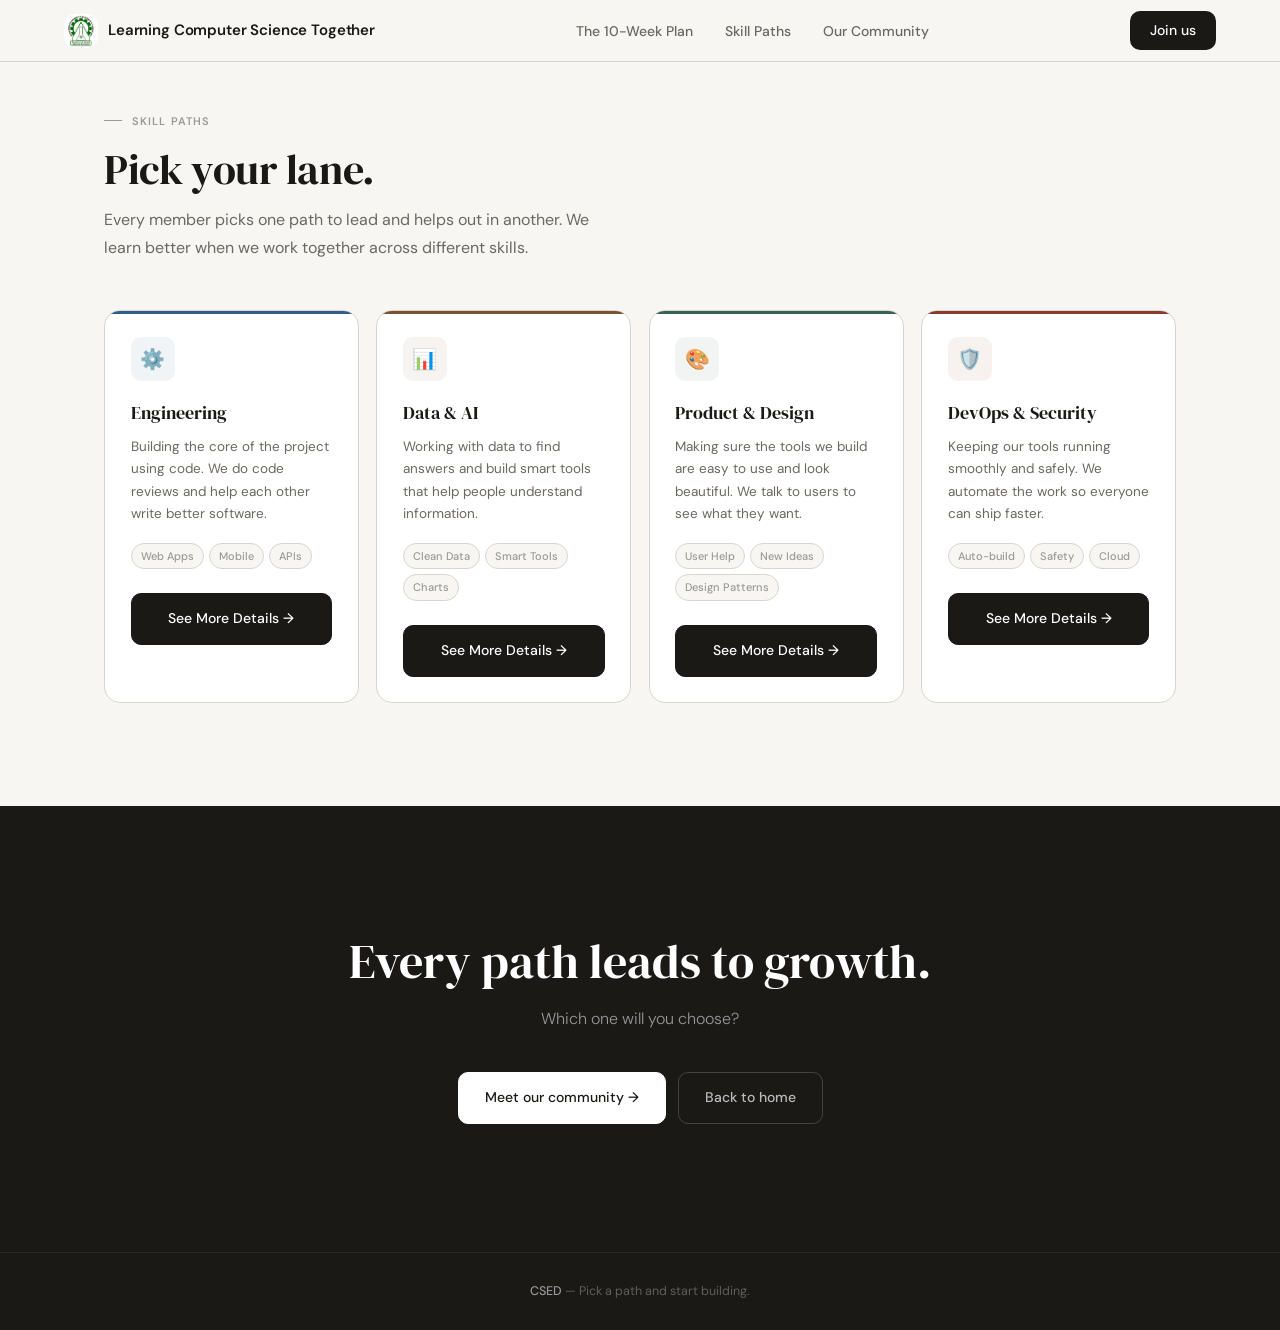
<file: tracks.html>
<!DOCTYPE html>
<html lang="en">

<head>
  <meta charset="UTF-8" />
  <meta name="viewport" content="width=device-width, initial-scale=1.0" />
  <title>CSED — Skill Paths</title>
  <link rel="preconnect" href="https://fonts.googleapis.com" />
  <link rel="preconnect" href="https://fonts.gstatic.com" crossorigin />
  <link
    href="https://fonts.googleapis.com/css2?family=DM+Sans:ital,wght@0,300;0,400;0,500;0,600;1,300&family=DM+Serif+Display:ital@0;1&display=swap"
    rel="stylesheet" />
  <link rel="stylesheet" href="style.css" />
</head>

<body>

  <!-- NAV -->
  <nav>
    <a href="index.html" class="nav-logo">
      <img src="public/images/logo.jpg" alt="CSED logo" class="nav-logo-mark" />
      <span class="nav-logo-text">Learning Computer Science Together</span>
    </a>
    <ul class="nav-links">
      <li><a href="program.html">The 10-Week Plan</a></li>
      <li><a href="tracks.html" style="color: var(--ink);">Skill Paths</a></li>
      <li><a href="community.html">Our Community</a></li>
    </ul>
    <a href="#cta" class="nav-cta">Join us</a>
    <div class="nav-hamburger" id="hamburger" onclick="toggleMenu()">
      <span></span><span></span><span></span>
    </div>
  </nav>

  <!-- MOBILE MENU -->
  <div class="mobile-menu" id="mobileMenu">
    <a href="program.html" onclick="toggleMenu()">The 10-Week Plan</a>
    <a href="tracks.html" onclick="toggleMenu()">Skill Paths</a>
    <a href="community.html" onclick="toggleMenu()">Our Community</a>
    <a href="#cta" onclick="toggleMenu()">Join us</a>
  </div>

  <section id="tracks">
    <div class="reveal">
      <div class="section-label">Skill Paths</div>
      <h2 class="section-title">Pick your lane.</h2>
      <p class="section-desc">Every member picks one path to lead and helps out in another. We learn better when we work together across different skills.</p>
    </div>

    <div class="tracks-grid reveal">
      <!-- Engineering -->
      <div class="track-card tc-blue">
        <div class="track-icon-wrap">⚙️</div>
        <div class="track-name">Engineering</div>
        <p class="track-desc">Building the core of the project using code. We do code reviews and help each other write better software.</p>
        <div class="track-tags">
          <span class="track-tag">Web Apps</span>
          <span class="track-tag">Mobile</span>
          <span class="track-tag">APIs</span>
        </div>
        <a href="engineering.html" class="btn-primary" style="margin-top: 1.5rem; width: 100%; justify-content: center;">See More Details →</a>
      </div>

      <!-- Data & AI -->
      <div class="track-card tc-warm">
        <div class="track-icon-wrap">📊</div>
        <div class="track-name">Data & AI</div>
        <p class="track-desc">Working with data to find answers and build smart tools that help people understand information.</p>
        <div class="track-tags">
          <span class="track-tag">Clean Data</span>
          <span class="track-tag">Smart Tools</span>
          <span class="track-tag">Charts</span>
        </div>
        <a href="data.html" class="btn-primary" style="margin-top: 1.5rem; width: 100%; justify-content: center;">See More Details →</a>
      </div>

      <!-- Product & Design -->
      <div class="track-card tc-sage">
        <div class="track-icon-wrap">🎨</div>
        <div class="track-name">Product & Design</div>
        <p class="track-desc">Making sure the tools we build are easy to use and look beautiful. We talk to users to see what they want.</p>
        <div class="track-tags">
          <span class="track-tag">User Help</span>
          <span class="track-tag">New Ideas</span>
          <span class="track-tag">Design Patterns</span>
        </div>
        <a href="design.html" class="btn-primary" style="margin-top: 1.5rem; width: 100%; justify-content: center;">See More Details →</a>
      </div>

      <!-- DevOps & Security -->
      <div class="track-card tc-rust">
        <div class="track-icon-wrap">🛡️</div>
        <div class="track-name">DevOps & Security</div>
        <p class="track-desc">Keeping our tools running smoothly and safely. We automate the work so everyone can ship faster.</p>
        <div class="track-tags">
          <span class="track-tag">Auto-build</span>
          <span class="track-tag">Safety</span>
          <span class="track-tag">Cloud</span>
        </div>
        <a href="devops.html" class="btn-primary" style="margin-top: 1.5rem; width: 100%; justify-content: center;">See More Details →</a>
      </div>
    </div>
  </section>

  <!-- CTA -->
  <div class="cta-section" id="cta">
    <div class="cta-inner reveal">
      <h2>Every path leads to growth.</h2>
      <p>Which one will you choose?</p>
      <div class="cta-actions">
        <a href="community.html" class="btn-primary-inv">Meet our community →</a>
        <a href="index.html" class="btn-secondary-inv">Back to home</a>
      </div>
    </div>
  </div>

  <footer>
    <strong>CSED</strong> — Pick a path and start building.
  </footer>

  <script src="script.js"></script>
</body>

</html>
</file>
<file: style.css>
:root {
  --bg: #F7F6F2;
  --bg-2: #EFEDE7;
  --bg-3: #E8E5DE;
  --surface: #FFFFFF;
  --ink: #1A1916;
  --ink-2: #3D3B36;
  --ink-3: #6B6860;
  --ink-4: #9C9A95;
  --rule: #D8D5CE;
  --accent: #2C5F8A;
  --accent-2: #1D4268;
  --accent-bg: rgba(44, 95, 138, 0.07);
  --accent-bd: rgba(44, 95, 138, 0.2);
  --warm: #7A5230;
  --warm-bg: rgba(122, 82, 48, 0.07);
  --sage: #3B6156;
  --sage-bg: rgba(59, 97, 86, 0.07);
  --rust: #8A3B2C;
  --rust-bg: rgba(138, 59, 44, 0.07);
  --radius: 10px;
  --radius-lg: 16px;
}

*,
*::before,
*::after {
  box-sizing: border-box;
  margin: 0;
  padding: 0;
}

html {
  scroll-behavior: smooth;
}

body {
  background: var(--bg);
  color: var(--ink);
  font-family: 'DM Sans', sans-serif;
  font-size: 16px;
  line-height: 1.7;
  -webkit-font-smoothing: antialiased;
  overflow-x: hidden;
}

h1,
h2,
h3,
h4 {
  font-family: 'DM Serif Display', serif;
  font-weight: 400;
  line-height: 1.15;
}

/* NAV */
nav {
  position: fixed;
  top: 0;
  left: 0;
  right: 0;
  z-index: 100;
  background: rgba(247, 246, 242, 0.92);
  backdrop-filter: blur(12px);
  -webkit-backdrop-filter: blur(12px);
  border-bottom: 1px solid var(--rule);
  padding: 0 clamp(1.5rem, 5vw, 4rem);
  height: 62px;
  display: flex;
  align-items: center;
  justify-content: space-between;
}

.nav-logo {
  display: flex;
  align-items: center;
  gap: 10px;
  text-decoration: none;
}

.nav-logo-mark {
  width: 34px;
  height: 34px;
  border-radius: 10px;
  display: block;
  object-fit: contain;
  background: rgba(44, 95, 138, 0.1);
  overflow: hidden;
}

.nav-logo-mark img {
  width: 100%;
  height: 100%;
  object-fit: contain;
  display: block;
}

.nav-logo-text {
  font-family: 'DM Sans', sans-serif;
  font-size: 15px;
  font-weight: 600;
  color: var(--ink);
  letter-spacing: -0.01em;
}

.nav-links {
  display: flex;
  gap: 2rem;
  list-style: none;
}

.nav-links a {
  color: var(--ink-3);
  text-decoration: none;
  font-size: 14px;
  font-weight: 500;
  transition: color 0.15s;
}

.nav-links a:hover {
  color: var(--ink);
}

.nav-cta {
  background: var(--ink);
  color: #fff;
  padding: 8px 20px;
  border-radius: var(--radius);
  font-size: 14px;
  font-weight: 500;
  text-decoration: none;
  transition: background 0.15s;
}

.nav-cta:hover {
  background: var(--accent);
}

.nav-hamburger {
  display: none;
  flex-direction: column;
  gap: 5px;
  cursor: pointer;
  padding: 4px;
}

.nav-hamburger span {
  display: block;
  width: 22px;
  height: 1.5px;
  background: var(--ink-3);
  border-radius: 2px;
  transition: all 0.2s;
}

.mobile-menu {
  display: none;
  position: fixed;
  inset: 62px 0 0;
  background: var(--bg);
  z-index: 99;
  padding: 2rem clamp(1.5rem, 5vw, 4rem);
  flex-direction: column;
  gap: 0;
  border-top: 1px solid var(--rule);
}

.mobile-menu.open {
  display: flex;
}

.mobile-menu a {
  color: var(--ink);
  text-decoration: none;
  font-size: 1.15rem;
  font-weight: 500;
  border-bottom: 1px solid var(--rule);
  padding: 1.1rem 0;
}

/* HERO */
.hero {
  min-height: 100svh;
  display: flex;
  align-items: center;
  justify-content: center;
  padding: 120px clamp(1.5rem, 5vw, 4rem) 80px;
  border-bottom: 1px solid var(--rule);
  position: relative;
}

.hero-inner {
  max-width: 800px;
  text-align: center;
}

.hero-eyebrow {
  display: inline-flex;
  align-items: center;
  gap: 8px;
  border: 1px solid var(--rule);
  border-radius: 100px;
  padding: 5px 16px;
  font-size: 12px;
  font-weight: 500;
  color: var(--ink-3);
  margin-bottom: 2rem;
  letter-spacing: 0.04em;
  text-transform: uppercase;
  background: var(--surface);
}

.hero-eyebrow-dot {
  width: 5px;
  height: 5px;
  border-radius: 50%;
  background: var(--accent);
  animation: blink 2.4s ease-in-out infinite;
}

@keyframes blink {
  0%,
  100% {
    opacity: 1
  }

  50% {
    opacity: 0.3
  }
}

.hero h1 {
  font-size: clamp(2.8rem, 7vw, 5.2rem);
  letter-spacing: -0.01em;
  margin-bottom: 1.5rem;
  color: var(--ink);
  line-height: 1.08;
}

.hero h1 em {
  font-style: italic;
  color: var(--accent);
}

.hero-sub {
  font-size: clamp(1rem, 2vw, 1.15rem);
  color: var(--ink-3);
  max-width: 580px;
  margin: 0 auto 2.5rem;
  font-weight: 300;
  line-height: 1.8;
}

.hero-actions {
  display: flex;
  gap: 12px;
  justify-content: center;
  flex-wrap: wrap;
}

.btn-primary {
  background: var(--ink);
  color: #fff;
  padding: 13px 26px;
  border-radius: var(--radius);
  font-size: 14px;
  font-weight: 500;
  text-decoration: none;
  border: 1px solid var(--ink);
  cursor: pointer;
  transition: all 0.15s;
  display: inline-flex;
  align-items: center;
  gap: 6px;
}

.btn-primary:hover {
  background: var(--accent);
  border-color: var(--accent);
}

.btn-secondary {
  background: transparent;
  color: var(--ink);
  padding: 13px 26px;
  border-radius: var(--radius);
  font-size: 14px;
  font-weight: 500;
  text-decoration: none;
  border: 1px solid var(--rule);
  cursor: pointer;
  transition: all 0.15s;
}

.btn-secondary:hover {
  border-color: var(--ink-3);
  background: var(--bg-2);
}

.hero-stats {
  display: flex;
  justify-content: center;
  gap: clamp(1.5rem, 4vw, 3.5rem);
  margin-top: 4rem;
  flex-wrap: wrap;
  padding-top: 3rem;
  border-top: 1px solid var(--rule);
}

.hero-stat .num {
  font-family: 'DM Serif Display', serif;
  font-size: clamp(1.8rem, 4vw, 2.6rem);
  color: var(--ink);
  line-height: 1;
}

.hero-stat .lbl {
  font-size: 12px;
  color: var(--ink-4);
  margin-top: 4px;
  letter-spacing: 0.01em;
}

.stat-divider {
  width: 1px;
  background: var(--rule);
  align-self: stretch;
}

/* METRICS */
.metrics-strip {
  background: var(--ink);
  border-bottom: 1px solid rgba(255, 255, 255, 0.08);
}

.metrics-inner {
  max-width: 1200px;
  margin: 0 auto;
  padding: 3rem clamp(1.5rem, 5vw, 4rem);
  display: grid;
  grid-template-columns: repeat(auto-fit, minmax(160px, 1fr));
  gap: 2rem;
  text-align: center;
}

.metric-num {
  font-family: 'DM Serif Display', serif;
  font-size: clamp(2rem, 4vw, 2.8rem);
  color: #fff;
  line-height: 1;
  margin-bottom: 6px;
}

.metric-lbl {
  font-size: 13px;
  color: rgba(255, 255, 255, 0.5);
}

/* SECTION */
section {
  position: relative;
  padding: clamp(4rem, 8vw, 6.5rem) clamp(1.5rem, 5vw, 4rem);
  max-width: 1200px;
  margin: 0 auto;
}

.section-label {
  display: inline-flex;
  align-items: center;
  gap: 10px;
  font-size: 11px;
  font-weight: 600;
  letter-spacing: 0.1em;
  text-transform: uppercase;
  color: var(--ink-4);
  margin-bottom: 1rem;
}

.section-label::before {
  content: '';
  display: block;
  width: 18px;
  height: 1px;
  background: var(--ink-4);
}

.section-title {
  font-size: clamp(1.8rem, 4vw, 2.6rem);
  color: var(--ink);
  margin-bottom: 0.75rem;
  letter-spacing: -0.01em;
}

.section-desc {
  font-size: 1rem;
  color: var(--ink-3);
  max-width: 520px;
  line-height: 1.75;
}

/* PHASES */
.phases-header {
  display: flex;
  align-items: flex-end;
  justify-content: space-between;
  flex-wrap: wrap;
  gap: 1.5rem;
  margin-bottom: 3.5rem;
}

.phase-tabs {
  display: flex;
  gap: 6px;
  flex-wrap: wrap;
}

.phase-tab {
  padding: 7px 16px;
  border-radius: 100px;
  border: 1px solid var(--rule);
  background: transparent;
  color: var(--ink-3);
  font-family: 'DM Sans', sans-serif;
  font-size: 13px;
  font-weight: 500;
  cursor: pointer;
  transition: all 0.15s;
}

.phase-tab:hover {
  border-color: var(--ink-3);
  color: var(--ink);
}

.phase-tab.active {
  background: var(--ink);
  border-color: var(--ink);
  color: #fff;
}

.timeline {
  position: relative;
}

.timeline-spine {
  position: absolute;
  left: 26px;
  top: 28px;
  bottom: 28px;
  width: 1px;
  background: var(--rule);
}

.timeline-spine-fill {
  position: absolute;
  top: 0;
  left: 0;
  width: 100%;
  background: var(--accent);
  border-radius: 1px;
  transition: height 0.5s ease;
}

.phase-block {
  display: grid;
  grid-template-columns: 54px 1fr;
  gap: 0 1.75rem;
  margin-bottom: 2.5rem;
  opacity: 0.35;
  transition: opacity 0.3s;
}

.phase-block.active {
  opacity: 1;
}

.phase-node {
  display: flex;
  flex-direction: column;
  align-items: center;
  padding-top: 2px;
}

.phase-dot {
  width: 52px;
  height: 52px;
  border-radius: 50%;
  background: var(--bg-2);
  border: 1px solid var(--rule);
  display: flex;
  align-items: center;
  justify-content: center;
  font-family: 'DM Serif Display', serif;
  font-size: 16px;
  color: var(--ink-4);
  flex-shrink: 0;
  transition: all 0.3s;
  position: relative;
  z-index: 2;
}

.phase-block.active .phase-dot {
  background: var(--accent);
  border-color: var(--accent);
  color: #fff;
}

.phase-content {
  background: var(--surface);
  border: 1px solid var(--rule);
  border-radius: var(--radius-lg);
  padding: 2rem;
  transition: border-color 0.2s;
}

.phase-block.active .phase-content {
  border-color: var(--accent-bd);
}

.phase-meta {
  display: flex;
  align-items: center;
  gap: 10px;
  margin-bottom: 0.85rem;
  flex-wrap: wrap;
}

.phase-week-badge {
  font-size: 11px;
  font-weight: 600;
  padding: 3px 10px;
  border-radius: 100px;
  background: var(--accent-bg);
  color: var(--accent);
  border: 1px solid var(--accent-bd);
  letter-spacing: 0.02em;
}

.phase-sprint-badge {
  font-size: 11px;
  font-weight: 500;
  padding: 3px 10px;
  border-radius: 100px;
  background: var(--bg-2);
  color: var(--ink-4);
  border: 1px solid var(--rule);
  letter-spacing: 0.02em;
}

.phase-theme {
  font-size: 12px;
  color: var(--ink-4);
  font-style: italic;
}

.phase-name {
  font-family: 'DM Serif Display', serif;
  font-size: clamp(1.3rem, 3vw, 1.65rem);
  color: var(--ink);
  margin-bottom: 0.3rem;
}

.phase-tagline {
  font-size: 0.9rem;
  color: var(--ink-3);
  margin-bottom: 1.25rem;
  font-style: italic;
}

.pillars-grid {
  display: grid;
  grid-template-columns: repeat(auto-fit, minmax(210px, 1fr));
  gap: 1rem;
}

.pillar {
  background: var(--bg);
  border: 1px solid var(--rule);
  border-radius: var(--radius);
  padding: 1.15rem;
  transition: border-color 0.15s;
}

.pillar:hover {
  border-color: var(--ink-4);
}

.pillar-header {
  display: flex;
  align-items: center;
  gap: 9px;
  margin-bottom: 0.85rem;
}

.pillar-icon {
  width: 32px;
  height: 32px;
  border-radius: 8px;
  display: flex;
  align-items: center;
  justify-content: center;
  font-size: 15px;
  flex-shrink: 0;
}

.pillar-title {
  font-family: 'DM Sans', sans-serif;
  font-size: 13.5px;
  font-weight: 600;
  color: var(--ink);
}

.pillar-list {
  list-style: none;
  display: flex;
  flex-direction: column;
  gap: 5px;
}

.pillar-list li {
  font-size: 12.5px;
  color: var(--ink-3);
  padding-left: 14px;
  position: relative;
  line-height: 1.5;
}

.pillar-list li::before {
  content: '–';
  position: absolute;
  left: 0;
  color: var(--ink-4);
}

/* CROSS-TRACK COLLAB NOTE */
.collab-note {
  margin-top: 1.25rem;
  padding: 0.85rem 1rem;
  background: var(--accent-bg);
  border: 1px solid var(--accent-bd);
  border-radius: var(--radius);
  font-size: 13px;
  color: var(--ink-2);
  display: flex;
  gap: 10px;
  align-items: flex-start;
}

.collab-note-icon {
  flex-shrink: 0;
  font-size: 14px;
  margin-top: 1px;
}

.track-badges {
  display: flex;
  gap: 6px;
  flex-wrap: wrap;
  margin-top: 10px;
}

.track-badge {
  font-size: 11px;
  font-weight: 500;
  padding: 3px 9px;
  border-radius: 100px;
  border: 1px solid;
}

.tb-eng {
  background: rgba(44, 95, 138, 0.07);
  border-color: rgba(44, 95, 138, 0.25);
  color: var(--accent-2);
}

.tb-data {
  background: var(--warm-bg);
  border-color: rgba(122, 82, 48, 0.25);
  color: var(--warm);
}

.tb-design {
  background: var(--sage-bg);
  border-color: rgba(59, 97, 86, 0.25);
  color: var(--sage);
}

.tb-devops {
  background: var(--rust-bg);
  border-color: rgba(138, 59, 44, 0.25);
  color: var(--rust);
}

/* TRACKS */
.tracks-bg {
  background: var(--bg-2);
  border-top: 1px solid var(--rule);
  border-bottom: 1px solid var(--rule);
}

.tracks-grid {
  display: grid;
  grid-template-columns: repeat(auto-fit, minmax(240px, 1fr));
  gap: 1.1rem;
  margin-top: 3rem;
}

.track-card {
  background: var(--surface);
  border: 1px solid var(--rule);
  border-radius: var(--radius-lg);
  padding: 1.6rem;
  transition: transform 0.2s, border-color 0.2s;
  position: relative;
  overflow: hidden;
}

.track-card::before {
  content: '';
  position: absolute;
  top: 0;
  left: 0;
  right: 0;
  height: 3px;
  border-radius: var(--radius-lg) var(--radius-lg) 0 0;
}

.track-card:hover {
  transform: translateY(-2px);
  border-color: var(--ink-4);
}

.tc-blue::before {
  background: var(--accent);
}

.tc-warm::before {
  background: var(--warm);
}

.tc-sage::before {
  background: var(--sage);
}

.tc-rust::before {
  background: var(--rust);
}

.track-icon-wrap {
  width: 44px;
  height: 44px;
  border-radius: 10px;
  display: flex;
  align-items: center;
  justify-content: center;
  font-size: 20px;
  margin-bottom: 1.1rem;
}

.tc-blue .track-icon-wrap {
  background: var(--accent-bg);
}

.tc-warm .track-icon-wrap {
  background: var(--warm-bg);
}

.tc-sage .track-icon-wrap {
  background: var(--sage-bg);
}

.tc-rust .track-icon-wrap {
  background: var(--rust-bg);
}

.track-name {
  font-family: 'DM Serif Display', serif;
  font-size: 18px;
  color: var(--ink);
  margin-bottom: 0.45rem;
}

.track-desc {
  font-size: 13.5px;
  color: var(--ink-3);
  line-height: 1.65;
  margin-bottom: 1.1rem;
}

.track-tags {
  display: flex;
  flex-wrap: wrap;
  gap: 5px;
}

.track-tag {
  font-size: 11px;
  font-weight: 500;
  padding: 3px 9px;
  border-radius: 100px;
  border: 1px solid var(--rule);
  color: var(--ink-4);
  background: var(--bg);
}

/* SOFT SKILLS */
.soft-grid {
  display: grid;
  grid-template-columns: repeat(auto-fit, minmax(200px, 1fr));
  gap: 1rem;
  margin-top: 3rem;
}

.soft-card {
  border: 1px solid var(--rule);
  border-radius: var(--radius);
  padding: 1.25rem;
  background: var(--surface);
  transition: border-color 0.15s;
}

.soft-card:hover {
  border-color: var(--ink-4);
}

.soft-icon {
  font-size: 22px;
  margin-bottom: 10px;
}

.soft-name {
  font-family: 'DM Sans', sans-serif;
  font-size: 14px;
  font-weight: 600;
  color: var(--ink);
  margin-bottom: 5px;
}

.soft-desc {
  font-size: 12.5px;
  color: var(--ink-3);
  line-height: 1.55;
}

/* RITUALS */
.rituals-bg {
  background: var(--bg-2);
  border-top: 1px solid var(--rule);
  border-bottom: 1px solid var(--rule);
}

.rituals-grid {
  display: grid;
  grid-template-columns: repeat(auto-fit, minmax(270px, 1fr));
  gap: 1rem;
  margin-top: 3rem;
}

.ritual-card {
  background: var(--surface);
  border: 1px solid var(--rule);
  border-radius: var(--radius-lg);
  padding: 1.4rem;
  display: flex;
  gap: 1rem;
  transition: border-color 0.15s;
}

.ritual-card:hover {
  border-color: var(--ink-4);
}

.ritual-icon {
  font-size: 24px;
  flex-shrink: 0;
  margin-top: 2px;
}

.ritual-freq {
  font-size: 10.5px;
  font-weight: 600;
  letter-spacing: 0.08em;
  text-transform: uppercase;
  margin-bottom: 4px;
  color: var(--ink-4);
}

.ritual-name {
  font-family: 'DM Sans', sans-serif;
  font-size: 14.5px;
  font-weight: 600;
  color: var(--ink);
  margin-bottom: 5px;
}

.ritual-desc {
  font-size: 13px;
  color: var(--ink-3);
  line-height: 1.6;
}

/* LEADERSHIP / ROLES */
.leaders-bg {
  background: var(--bg-2);
  border-top: 1px solid var(--rule);
  border-bottom: 1px solid var(--rule);
}

.leaders-grid {
  display: grid;
  grid-template-columns: repeat(auto-fit, minmax(230px, 1fr));
  gap: 1.25rem;
  margin-top: 3rem;
}

.leader-card {
  background: var(--surface);
  border: 1px solid var(--rule);
  border-radius: var(--radius-lg);
  padding: 1.6rem;
  position: relative;
  overflow: hidden;
  transition: transform 0.2s, border-color 0.2s;
}

.leader-card:hover {
  transform: translateY(-2px);
  border-color: var(--ink-4);
}

.leader-card.leader-detail {
  display: flex;
  flex-wrap: wrap;
  gap: 2rem;
  align-items: flex-start;
  max-width: 720px;
  margin: 3rem auto;
  padding: 2rem;
}

.leader-card.leader-detail > div:last-child {
  flex: 1 1 240px;
  min-width: 220px;
}

.leader-detail-img {
  width: 150px;
  height: 150px;
  border-radius: 20px;
  object-fit: cover;
  border: 1px solid var(--rule);
  display: block;
}

@media (max-width: 720px) {
  .leader-card.leader-detail {
    flex-direction: column;
    align-items: center;
    text-align: center;
    padding: 1.5rem;
  }

  .leader-card.leader-detail > div:last-child {
    min-width: unset;
    width: 100%;
  }

  .leader-detail-img {
    width: 100%;
    max-width: 260px;
    height: auto;
  }
}

.leader-card::before {
  content: '';
  position: absolute;
  top: 0;
  left: 0;
  right: 0;
  height: 3px;
  border-radius: var(--radius-lg) var(--radius-lg) 0 0;
}

.lc-blue::before {
  background: var(--accent);
}

.lc-warm::before {
  background: var(--warm);
}

.lc-sage::before {
  background: var(--sage);
}

.lc-rust::before {
  background: var(--rust);
}

.leader-avatar {
  width: 72px;
  height: 72px;
  border-radius: 50%;
  object-fit: cover;
  border: 2px solid var(--rule);
  display: block;
  margin-bottom: 1rem;
  background: var(--bg-2);
}

.leader-avatar-placeholder {
  width: 72px;
  height: 72px;
  border-radius: 50%;
  background: var(--bg-3);
  border: 2px solid var(--rule);
  display: flex;
  align-items: center;
  justify-content: center;
  font-family: 'DM Serif Display', serif;
  font-size: 22px;
  color: var(--ink-4);
  margin-bottom: 1rem;
}

.leader-track-badge {
  display: inline-block;
  font-size: 10px;
  font-weight: 600;
  letter-spacing: 0.06em;
  text-transform: uppercase;
  padding: 3px 9px;
  border-radius: 100px;
  border: 1px solid;
  margin-bottom: 0.6rem;
}

.ltb-blue {
  background: var(--accent-bg);
  border-color: var(--accent-bd);
  color: var(--accent-2);
}

.ltb-warm {
  background: var(--warm-bg);
  border-color: rgba(122, 82, 48, 0.25);
  color: var(--warm);
}

.ltb-sage {
  background: var(--sage-bg);
  border-color: rgba(59, 97, 86, 0.25);
  color: var(--sage);
}

.ltb-rust {
  background: var(--rust-bg);
  border-color: rgba(138, 59, 44, 0.25);
  color: var(--rust);
}

.leader-name {
  font-family: 'DM Serif Display', serif;
  font-size: 18px;
  color: var(--ink);
  margin-bottom: 2px;
}

.leader-role {
  font-size: 12.5px;
  font-weight: 500;
  color: var(--ink-4);
  margin-bottom: 0.7rem;
}

.leader-bio {
  font-size: 13px;
  color: var(--ink-3);
  line-height: 1.65;
  margin-bottom: 1rem;
}

.leader-socials {
  display: flex;
  gap: 8px;
}

.leader-social-link {
  width: 32px;
  height: 32px;
  border-radius: 8px;
  border: 1px solid var(--rule);
  background: var(--bg);
  display: flex;
  align-items: center;
  justify-content: center;
  text-decoration: none;
  transition: border-color 0.15s, background 0.15s;
}

.leader-social-link:hover {
  border-color: var(--ink-4);
  background: var(--bg-2);
}

.leader-social-link svg {
  width: 15px;
  height: 15px;
  fill: var(--ink-3);
}

/* ROLES BELOW LEADERS */
.roles-grid {
  display: grid;
  grid-template-columns: repeat(auto-fit, minmax(190px, 1fr));
  gap: 1rem;
  margin-top: 3rem;
}

.role-card {
  background: var(--surface);
  border: 1px solid var(--rule);
  border-radius: var(--radius-lg);
  padding: 1.4rem;
  text-align: center;
  transition: border-color 0.15s;
}

.role-card:hover {
  border-color: var(--ink-4);
}

.role-avatar {
  width: 46px;
  height: 46px;
  border-radius: 50%;
  display: flex;
  align-items: center;
  justify-content: center;
  font-size: 20px;
  margin: 0 auto 0.85rem;
  border: 1px solid var(--rule);
  background: var(--bg-2);
}

.role-name {
  font-family: 'DM Sans', sans-serif;
  font-size: 14px;
  font-weight: 600;
  color: var(--ink);
  margin-bottom: 5px;
}

.role-desc {
  font-size: 12.5px;
  color: var(--ink-3);
  line-height: 1.5;
}

.rotate-note {
  text-align: center;
  margin-top: 1.5rem;
  font-size: 12.5px;
  color: var(--ink-4);
  display: flex;
  align-items: center;
  justify-content: center;
  gap: 10px;
}

.rotate-note::before,
.rotate-note::after {
  content: '';
  height: 1px;
  width: 50px;
  background: var(--rule);
}

/* CTA */
.cta-section {
  background: var(--ink);
  text-align: center;
  padding: clamp(5rem, 10vw, 8rem) clamp(1.5rem, 5vw, 4rem);
}

.cta-inner h2 {
  font-family: 'DM Serif Display', serif;
  font-size: clamp(1.8rem, 4vw, 3rem);
  color: #fff;
  margin-bottom: 1rem;
  max-width: 600px;
  margin-left: auto;
  margin-right: auto;
  line-height: 1.15;
}

.cta-inner p {
  font-size: 1rem;
  color: rgba(255, 255, 255, 0.55);
  margin-bottom: 2.5rem;
  max-width: 480px;
  margin-left: auto;
  margin-right: auto;
  font-weight: 300;
}

.btn-primary-inv {
  background: #fff;
  color: var(--ink);
  padding: 13px 26px;
  border-radius: var(--radius);
  font-size: 14px;
  font-weight: 500;
  text-decoration: none;
  border: 1px solid #fff;
  cursor: pointer;
  transition: all 0.15s;
  display: inline-flex;
  align-items: center;
  gap: 6px;
}

.btn-primary-inv:hover {
  background: var(--bg-2);
  border-color: var(--bg-2);
}

.btn-secondary-inv {
  background: transparent;
  color: rgba(255, 255, 255, 0.7);
  padding: 13px 26px;
  border-radius: var(--radius);
  font-size: 14px;
  font-weight: 500;
  text-decoration: none;
  border: 1px solid rgba(255, 255, 255, 0.18);
  cursor: pointer;
  transition: all 0.15s;
}

.btn-secondary-inv:hover {
  border-color: rgba(255, 255, 255, 0.4);
  color: #fff;
}

.cta-actions {
  display: flex;
  gap: 12px;
  justify-content: center;
  flex-wrap: wrap;
}

/* FOOTER */
footer {
  background: var(--ink);
  border-top: 1px solid rgba(255, 255, 255, 0.08);
  padding: 1.75rem clamp(1.5rem, 5vw, 4rem);
  text-align: center;
  font-size: 12.5px;
  color: rgba(255, 255, 255, 0.3);
}

footer strong {
  color: rgba(255, 255, 255, 0.55);
  font-weight: 500;
}

/* DIVIDER */
.divider {
  max-width: 1200px;
  margin: 0 auto;
  height: 1px;
  background: var(--rule);
}

/* REVEAL */
.reveal {
  opacity: 0;
  transform: translateY(20px);
  transition: opacity 0.55s ease, transform 0.55s ease;
}

.reveal.visible {
  opacity: 1;
  transform: none;
}

/* RESPONSIVE */
@media (max-width:768px) {

  .nav-links,
  .nav-cta {
    display: none;
  }

  .nav-hamburger {
    display: flex;
  }

  .phase-block {
    grid-template-columns: 42px 1fr;
    gap: 0 1rem;
  }

  .phase-dot {
    width: 42px;
    height: 42px;
    font-size: 13px;
  }

  .timeline-spine {
    left: 21px;
  }

  .stat-divider {
    display: none;
  }
}

@media (max-width:520px) {

  .tracks-grid,
  .rituals-grid,
  .leaders-grid {
    grid-template-columns: 1fr;
  }

  .roles-grid {
    grid-template-columns: 1fr 1fr;
  }

  .soft-grid {
    grid-template-columns: 1fr 1fr;
  }

  .pillars-grid {
    grid-template-columns: 1fr;
  }
}

@media (prefers-reduced-motion:reduce) {
  * {
    animation: none !important;
    transition: none !important;
  }

  .reveal {
    opacity: 1;
    transform: none;
  }
}
</file>
